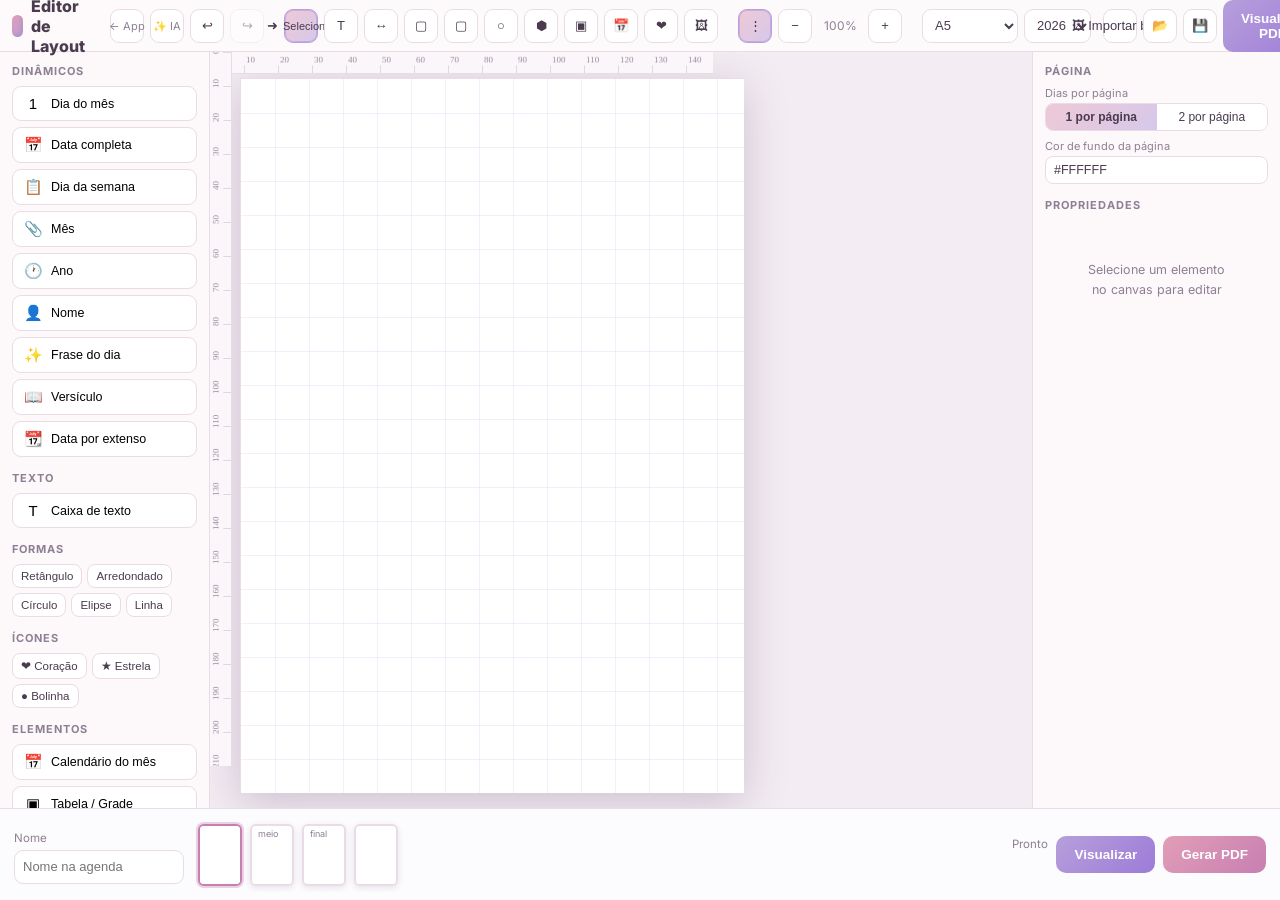
<file: templates/editor.html>
<!DOCTYPE html>
<html lang="pt-BR">
<head>
<meta charset="UTF-8">
<meta name="viewport" content="width=device-width, initial-scale=1.0">
<title>Editor de Layout - Agenda Creator Pro</title>
<link rel="preconnect" href="https://fonts.googleapis.com">
<link rel="preconnect" href="https://fonts.gstatic.com" crossorigin>
<link href="https://fonts.googleapis.com/css2?family=Montserrat:wght@400;700&family=Poppins:wght@400;700&family=Lato:wght@400;700&family=Open+Sans:wght@400;700&family=Nunito:wght@400;700&family=Roboto:wght@400;700&family=Inter:wght@400;700&family=Quicksand:wght@400;700&family=Playfair+Display:wght@400;700&family=Cormorant+Garamond:wght@400;700&family=Caveat:wght@400;700&family=Patrick+Hand&family=Indie+Flower&family=Shadows+Into+Light&family=Dancing+Script:wght@400;700&family=Great+Vibes&family=Pacifico&family=Amatic+SC:wght@400;700&display=swap" rel="stylesheet">
<style>
  :root {
    --rose: #F6E3EA; --rose-2: #EEC9D6; --rose-3: #E19EB6;
    --lilac: #EBE4F6; --lilac-2: #D6C8EA; --lilac-3: #B79FDB;
    --ink: #4A3B4F; --muted: #8D7F94; --panel: #FDF9FB;
    --line: #E9DCE5; --accent: #C77FB2; --accent-2: #9C7BD8;
    --danger: #E0526E; --ok: #5FA97C;
  }
  * { box-sizing: border-box; margin: 0; padding: 0; }
  html, body { height: 100%; }
  body {
    font-family: 'Inter', -apple-system, BlinkMacSystemFont, 'Segoe UI', sans-serif;
    background: linear-gradient(160deg, var(--rose), var(--lilac));
    color: var(--ink); overflow: hidden; display: flex; flex-direction: column;
  }

  /* ── Top bar ─────────────────────────── */
  #topbar {
    height: 52px; background: rgba(255,255,255,0.82); backdrop-filter: blur(8px);
    border-bottom: 1px solid var(--line); display: flex; align-items: center;
    gap: 6px; padding: 0 12px; flex: 0 0 auto; z-index: 20;
  }
  #topbar .brand { display: flex; align-items: center; gap: 8px; margin-right: 8px; font-weight: 800; }
  #topbar .brand .dot {
    width: 22px; height: 22px; border-radius: 7px;
    background: linear-gradient(135deg, var(--rose-3), var(--lilac-3));
    box-shadow: inset -2px -2px 4px rgba(0,0,0,0.08);
  }
  .tb-btn {
    min-width: 34px; height: 34px; padding: 0 9px; border: 1px solid var(--line);
    background: #fff; border-radius: 9px; cursor: pointer; color: var(--ink);
    font-size: 13px; display: inline-flex; align-items: center; justify-content: center;
    gap: 5px; transition: all .12s; white-space: nowrap;
  }
  .tb-btn:hover { border-color: var(--rose-3); background: var(--rose); }
  .tb-btn.active { background: linear-gradient(135deg, var(--rose-2), var(--lilac-2)); border-color: var(--lilac-3); box-shadow: inset 0 0 0 1px rgba(156,123,216,.35); }
  .tb-btn:disabled { opacity: .4; cursor: not-allowed; }
  .tb-sep { width: 1px; height: 26px; background: var(--line); margin: 0 4px; }
  .spacer { flex: 1; }
  .sel {
    height: 34px; padding: 0 8px; border: 1px solid var(--line); border-radius: 9px;
    background: #fff; color: var(--ink); font-size: 13px; cursor: pointer;
  }

  /* ── Workspace ───────────────────────── */
  #workspace { flex: 1 1 auto; display: flex; min-height: 0; }

  /* left library */
  #left { width: 210px; background: var(--panel); border-right: 1px solid var(--line); overflow-y: auto; padding: 12px; flex: 0 0 auto; }
  #left h3 { font-size: 11px; text-transform: uppercase; letter-spacing: 1px; color: var(--muted); margin: 14px 0 8px; }
  #left h3:first-child { margin-top: 0; }
  .lib-item {
    display: flex; align-items: center; gap: 8px; width: 100%; padding: 8px 10px;
    border: 1px solid var(--line); border-radius: 9px; background: #fff; cursor: pointer;
    font-size: 12.5px; margin-bottom: 6px; text-align: left; transition: all .12s;
  }
  .lib-item:hover { border-color: var(--rose-3); background: var(--rose); transform: translateX(2px); }
  .lib-item .ic { width: 20px; text-align: center; font-size: 15px; }
  .lib-sub { display: flex; flex-wrap: wrap; gap: 5px; margin-bottom: 6px; }
  .lib-chip {
    padding: 5px 8px; border: 1px solid var(--line); border-radius: 8px; background: #fff;
    font-size: 11.5px; cursor: pointer; color: var(--ink); transition: all .12s;
  }
  .lib-chip:hover { background: var(--lilac); border-color: var(--lilac-3); }
  .lib-note { font-size: 11px; color: var(--muted); margin-top: 10px; line-height: 1.5; }
  #bgToggleWrap { border: 1px dashed var(--lilac-3); border-radius: 10px; padding: 10px; margin-top: 4px; background: #FBF8FD; }
  #bgToggleWrap label { display: flex; align-items: center; gap: 6px; font-size: 12px; margin: 4px 0; cursor: pointer; }
  #bgToggleWrap input[type=checkbox] { accent-color: var(--accent); }

  /* center canvas */
  #center { flex: 1 1 auto; position: relative; overflow: auto; background: #F3ECF2; }
  #rulersWrap { position: sticky; top: 0; left: 0; z-index: 15; pointer-events: none; }
  #rulerH { position: absolute; top: 0; left: 0; height: 22px; background: #FBF6F9; border-bottom: 1px solid var(--line); overflow: hidden; }
  #rulerV { position: absolute; top: 0; left: 0; width: 22px; background: #FBF6F9; border-right: 1px solid var(--line); overflow: hidden; }
  #stageWrap { position: relative; margin: 26px 30px; display: inline-block; }
  #stage {
    background: #fff; box-shadow: 0 10px 40px rgba(90,60,110,.25); position: relative;
    border: 1px solid var(--line);
  }
  #canvas { display: block; }
  #stage.drop-over { outline: 3px dashed #E85D9E; outline-offset: -8px; background: rgba(232,93,158,.06); }
  #divider2dpp { position: absolute; left: 0; right: 0; top: 50%; height: 0; border-top: 2px dashed var(--accent); opacity: .6; display: none; pointer-events: none; }
  #divider2dpp span { position: absolute; right: 6px; top: -9px; background: var(--panel); font-size: 10px; color: var(--accent); padding: 0 6px; border-radius: 6px; }
  #stageHud { position: absolute; bottom: -26px; left: 0; font-size: 11px; color: var(--muted); white-space: nowrap; }
  #guidesOverlay { position: absolute; inset: 0; pointer-events: none; }
  .guide-line { position: absolute; background: rgba(199,127,178,.7); width: 1px; height: 100%; }
  .guide-line.h { width: 100%; height: 1px; }

  /* right properties */
  #right { width: 248px; background: var(--panel); border-left: 1px solid var(--line); overflow-y: auto; padding: 12px; flex: 0 0 auto; }
  #right h3 { font-size: 11px; text-transform: uppercase; letter-spacing: 1px; color: var(--muted); margin: 14px 0 8px; }
  #right h3:first-child { margin-top: 0; }
  #right .empty { color: var(--muted); font-size: 12.5px; text-align: center; padding: 40px 6px; line-height: 1.6; }
  .prop { margin-bottom: 8px; }
  .prop label { display: block; font-size: 11px; color: var(--muted); margin-bottom: 3px; }
  .prop input[type=text], .prop input[type=number], .prop select, .prop textarea {
    width: 100%; padding: 6px 8px; border: 1px solid var(--line); border-radius: 8px;
    font-size: 12.5px; color: var(--ink); background: #fff;
  }
  .prop textarea { resize: vertical; min-height: 44px; }
  .prop-row { display: flex; gap: 6px; }
  .prop-row > div { flex: 1; }
  .swatches { display: flex; flex-wrap: wrap; gap: 5px; }
  .swatch {
    width: 22px; height: 22px; border-radius: 6px; border: 2px solid #fff; cursor: pointer;
    box-shadow: 0 0 0 1px var(--line); position: relative;
  }
  .swatch.active { box-shadow: 0 0 0 2px var(--accent); }
  .row-btns { display: flex; gap: 6px; flex-wrap: wrap; }
  .mini-btn {
    flex: 1; padding: 7px 4px; border: 1px solid var(--line); border-radius: 8px; background: #fff;
    font-size: 11.5px; cursor: pointer; color: var(--ink); text-align: center; transition: all .12s;
  }
  .mini-btn:hover { border-color: var(--lilac-3); background: var(--lilac); }
  .mini-btn.danger:hover { background: #FDE7EC; border-color: var(--danger); color: var(--danger); }
  .seg { display: flex; border: 1px solid var(--line); border-radius: 8px; overflow: hidden; }
  .seg button { flex: 1; padding: 6px 0; border: none; background: #fff; font-size: 12px; cursor: pointer; color: var(--ink); }
  .seg button.active { background: linear-gradient(135deg, var(--rose-2), var(--lilac-2)); font-weight: 700; }

  /* bottom strip */
  #bottom {
    height: 92px; background: rgba(255,255,255,0.85); border-top: 1px solid var(--line);
    display: flex; align-items: center; gap: 12px; padding: 0 14px; flex: 0 0 auto; z-index: 20;
  }
  #bottom label { font-size: 11.5px; color: var(--muted); margin-right: 4px; }
  #thumbs { display: flex; gap: 8px; overflow-x: auto; padding: 6px 2px; flex: 1; }
  .thumb {
    width: 44px; height: 62px; border-radius: 6px; border: 2px solid var(--line); cursor: pointer;
    background: #fff; flex: 0 0 auto; box-shadow: 0 2px 6px rgba(90,60,110,.12); overflow: hidden; position: relative;
  }
  .thumb.active { border-color: var(--accent); box-shadow: 0 0 0 2px rgba(199,127,178,.35); }
  .thumb canvas { width: 100%; height: 100%; display: block; }
  .thumb .num { position: absolute; left: 3px; top: 2px; font-size: 9px; color: var(--muted); background: rgba(255,255,255,.8); border-radius: 4px; padding: 0 3px; }
  #genBtns { display: flex; gap: 8px; }
  .btn {
    padding: 11px 18px; border: none; border-radius: 10px; font-size: 13.5px; font-weight: 700;
    cursor: pointer; transition: all .15s; color: #fff;
  }
  .btn:disabled { opacity: .5; cursor: not-allowed; }
  .btn-preview { background: linear-gradient(135deg, var(--lilac-3), var(--accent-2)); }
  .btn-generate { background: linear-gradient(135deg, var(--rose-3), var(--accent)); }
  .btn:hover:not(:disabled) { transform: translateY(-1px); box-shadow: 0 6px 18px rgba(160,100,150,.3); }

  /* status / toast */
  #status { font-size: 11.5px; color: var(--muted); max-width: 180px; line-height: 1.4; }
  #toast {
    position: fixed; bottom: 110px; left: 50%; transform: translateX(-50%) translateY(20px);
    background: var(--ink); color: #fff; padding: 10px 18px; border-radius: 10px; font-size: 13px;
    opacity: 0; transition: all .25s; z-index: 100; pointer-events: none;
  }
  #toast.show { opacity: 1; transform: translateX(-50%) translateY(0); }

  /* modal */
  #modal { position: fixed; inset: 0; background: rgba(70,50,80,.4); display: none; align-items: center; justify-content: center; z-index: 200; }
  #modal .box { background: #fff; border-radius: 16px; padding: 22px; width: 420px; max-width: 92vw; box-shadow: 0 20px 60px rgba(0,0,0,.25); }
  #modal h2 { font-size: 17px; margin-bottom: 6px; }
  #modal p { font-size: 13px; color: var(--muted); margin-bottom: 12px; }
  #modal .btn-row { display: flex; justify-content: flex-end; gap: 8px; margin-top: 12px; }
  #modal .btn-ghost { background: #fff; border: 1px solid var(--line); color: var(--ink); padding: 9px 16px; border-radius: 9px; font-size: 13px; cursor: pointer; }
  #modal select, #modal input[type=text] { width: 100%; padding: 8px 10px; border: 1px solid var(--line); border-radius: 8px; font-size: 13px; margin: 4px 0; }
  #modalList { max-height: 200px; overflow-y: auto; border: 1px solid var(--line); border-radius: 10px; }
  #modalList .item { display: flex; align-items: center; gap: 8px; padding: 8px 10px; border-bottom: 1px solid #F3ECF2; cursor: pointer; font-size: 13px; }
  #modalList .item:hover { background: var(--lilac); }
  #modalList .item .del { margin-left: auto; color: var(--danger); cursor: pointer; padding: 2px 6px; }
</style>
</head>
<body>

<div id="topbar">
  <div class="brand"><span class="dot"></span> Editor de Layout</div>
  <a href="/" class="tb-btn" style="text-decoration:none;color:var(--muted);font-size:11px;" title="Voltar ao app">&#x2190; App</a>
  <a href="/ia" class="tb-btn" style="text-decoration:none;color:var(--muted);font-size:11px;" title="IA Smart Beta">&#x2728; IA</a>
  <button class="tb-btn" id="btnUndo" title="Desfazer (Ctrl+Z)">&#x21A9;</button>
  <button class="tb-btn" id="btnRedo" title="Refazer (Ctrl+Y)">&#x21AA;</button>
  <div class="tb-sep"></div>
  <button class="tb-btn" data-tool="select" title="Selecionar (V)">&#x279C; <span style="font-size:11px;">Selecionar</span></button>
  <button class="tb-btn" data-tool="text" title="Texto">T</button>
  <button class="tb-btn" data-tool="line" title="Linha">&#x2194;</button>
  <button class="tb-btn" data-tool="rect" title="Retângulo">&#x25A2;</button>
  <button class="tb-btn" data-tool="rounded_rect" title="Retângulo arredondado">&#x25A2;</button>
  <button class="tb-btn" data-tool="circle" title="Círculo">&#x25CB;</button>
  <button class="tb-btn" data-tool="ellipse" title="Elipse">&#x2B22;</button>
  <button class="tb-btn" data-tool="grid" title="Tabela / Grade">&#x25A3;</button>
  <button class="tb-btn" data-tool="calendar" title="Calendário">&#x1F4C5;</button>
  <button class="tb-btn" data-tool="decoration" title="Ícone / Decoração">&#x2764;</button>
  <button class="tb-btn" data-tool="image" title="Imagem">&#x1F5BC;</button>
  <div class="tb-sep"></div>
  <button class="tb-btn" id="btnGrid" title="Grade">&#x22EE;</button>
  <button class="tb-btn" id="btnZoomOut">&#x2212;</button>
  <span id="zoomLabel" style="font-size:12px;color:var(--muted);min-width:44px;text-align:center;">100%</span>
  <button class="tb-btn" id="btnZoomIn">+</button>
  <div class="tb-sep"></div>
  <select class="sel" id="selFormato" title="Formato da página">
    <option value="A5">A5</option>
    <option value="QUADRADO">Quadrado</option>
  </select>
  <select class="sel" id="selAno" title="Ano"></select>
  <div class="spacer"></div>
  <button class="tb-btn" id="btnImportBase" title="Importar imagem base de trabalho">&#x1F5BC; Importar base</button>
  <button class="tb-btn" id="btnLoad" title="Carregar layout">&#x1F4C2;</button>
  <button class="tb-btn" id="btnSave" title="Salvar (Ctrl+S)">&#x1F4BE;</button>
  <button class="btn btn-preview" id="btnPreview">Visualizar PDF</button>
  <button class="btn btn-generate" id="btnGenerate">Gerar PDF (365 dias)</button>
</div>

<div id="workspace">
  <div id="left">
    <h3>Dinâmicos</h3>
    <button class="lib-item" data-token="{DIA}"><span class="ic">1</span> Dia do mês</button>
    <button class="lib-item" data-token="{DATA}"><span class="ic">&#x1F4C5;</span> Data completa</button>
    <button class="lib-item" data-token="{DIA_SEMANA}"><span class="ic">&#x1F4CB;</span> Dia da semana</button>
    <button class="lib-item" data-token="{MES_CAP}"><span class="ic">&#x1F4CE;</span> Mês</button>
    <button class="lib-item" data-token="{ANO}"><span class="ic">&#x1F550;</span> Ano</button>
    <button class="lib-item" data-token="{NOME}"><span class="ic">&#x1F464;</span> Nome</button>
    <button class="lib-item" data-token="{FRASE}"><span class="ic">&#x2728;</span> Frase do dia</button>
    <button class="lib-item" data-token="{VERSICULO}"><span class="ic">&#x1F4D6;</span> Versículo</button>
    <button class="lib-item" data-token="{DATA_EXTENSO}"><span class="ic">&#x1F4C6;</span> Data por extenso</button>
    <h3>Texto</h3>
    <button class="lib-item" data-addtext="Título"><span class="ic">T</span> Caixa de texto</button>
    <h3>Formas</h3>
    <div class="lib-sub">
      <button class="lib-chip" data-shape="rect">Retângulo</button>
      <button class="lib-chip" data-shape="rounded_rect">Arredondado</button>
      <button class="lib-chip" data-shape="circle">Círculo</button>
      <button class="lib-chip" data-shape="ellipse">Elipse</button>
      <button class="lib-chip" data-shape="line">Linha</button>
    </div>
    <h3>Ícones</h3>
    <div class="lib-sub">
      <button class="lib-chip" data-deco="heart">&#x2764; Coração</button>
      <button class="lib-chip" data-deco="star">&#x2605; Estrela</button>
      <button class="lib-chip" data-deco="circle">&#x25CF; Bolinha</button>
    </div>
    <h3>Elementos</h3>
    <button class="lib-item" data-addtype="calendar"><span class="ic">&#x1F4C5;</span> Calendário do mês</button>
    <button class="lib-item" data-addtype="grid"><span class="ic">&#x25A3;</span> Tabela / Grade</button>
    <button class="lib-item" data-addtype="image"><span class="ic">&#x1F5BC;</span> Imagem</button>
    <h3>Imagem base</h3>
    <div id="bgToggleWrap">
      <label><input type="checkbox" id="bgVisible" checked> Mostrar no canvas</label>
      <label><input type="checkbox" id="bgInPdf" checked> Incluir no PDF</label>
      <button class="mini-btn" id="btnClearBase">Remover imagem base</button>
    </div>
    <p class="lib-note">A IA nunca reposiciona elementos. Você controla 100% do layout — o gerador apenas repete as posições por todos os dias do ano.</p>
  </div>

  <div id="center">
    <div id="rulersWrap">
      <canvas id="rulerH"></canvas>
      <canvas id="rulerV"></canvas>
    </div>
    <div id="stageWrap">
      <div id="stage">
        <canvas id="canvas"></canvas>
        <div id="guidesOverlay"></div>
        <div id="divider2dpp"><span>2 dias por página</span></div>
      </div>
      <div id="stageHud"></div>
    </div>
  </div>

  <div id="right">
    <h3>Página</h3>
    <div class="prop">
      <label>Dias por página</label>
      <div class="seg" id="segPageType">
        <button data-pt="1dpp" class="active">1 por página</button>
        <button data-pt="2dpp">2 por página</button>
      </div>
    </div>
    <div class="prop">
      <label>Cor de fundo da página</label>
      <input type="text" id="bgColor" value="#FFFFFF">
    </div>
    <h3>Propriedades</h3>
    <div id="propArea"><div class="empty">Selecione um elemento<br>no canvas para editar</div></div>
  </div>
</div>

<div id="bottom">
  <div>
    <label for="selNome">Nome</label><br>
    <input type="text" id="selNome" class="sel" placeholder="Nome na agenda" style="width:170px;margin-top:4px;" value="">
  </div>
  <div id="thumbs"></div>
  <div id="genBtns">
    <div id="status">Pronto</div>
    <button class="btn btn-preview" id="btnPreview2">Visualizar</button>
    <button class="btn btn-generate" id="btnGenerate2">Gerar PDF</button>
  </div>
</div>

<div id="modal">
  <div class="box" id="modalBox"></div>
</div>

<input type="file" id="fileImg" accept="image/png,image/jpeg,image/webp,image/gif" style="display:none">
<input type="file" id="fileBase" accept="image/png,image/jpeg,image/webp,image/gif" style="display:none">
<div id="toast"></div>

<script>
"use strict";

// ── Page geometry ───────────────────────────────────────────────────────
const PAGE_SIZES = { A5: [148, 210], QUADRADO: [210, 210] };
const PT_PER_MM = 2.83465;

// ── Fonts (mirrors engine/fonts.py FONT_OPTIONS) ────────────────────────
const FONTS = [
  ["Montserrat","Montserrat"],["Poppins","Poppins"],["Lato","Lato"],
  ["Open Sans","Open Sans"],["Nunito","Nunito"],["Roboto","Roboto"],
  ["Inter","Inter"],["Quicksand","Quicksand"],["Playfair Display","Playfair Display"],
  ["Cormorant Garamond","Cormorant Garamond"],["Caveat","Caveat (manuscrita)"],
  ["Patrick Hand","Patrick Hand (manuscrita)"],["Indie Flower","Indie Flower (manuscrita)"],
  ["Shadows Into Light","Shadows Into Light (manuscrita)"],["Dancing Script","Dancing Script (script)"],
  ["Great Vibes","Great Vibes (calligraphy)"],["Pacifico","Pacifico (script retrô)"],
  ["Amatic SC","Amatic SC (decorativa)"]
];
const PALETTE = [
  "#333333","#FFFFFF","#000000","#E85D9E","#9C7BD8","#4A90D9","#5FA97C",
  "#E0A93A","#E0526E","#F5E9D5","#F6E3EA","#EBE4F6","#EEF5FF","#F0F5EC"
];
const SAMPLE_DATE = { y: 2026, m: 1, d: 1 }; // used only to preview dynamic tokens

// ── State ───────────────────────────────────────────────────────────────
const state = {
  formato: "A5", page_type: "1dpp", year: 2026, nome: "",
  scale: 3.4, zoom: 1,
  tool: "select",
  elements: [],
  background: { type: "color", color: "#FFFFFF", image: null, visible: true, include_in_pdf: true },
  selected: null,
  grid: true, guides: [],
  history: [], future: [],
  layoutId: null,
  autosaveTimer: null,
  drawing: null,
};

let canvas, ctx, stage, pageW, pageH;
let nextId = 1;
let dirty = false;
const imgCache = {};
let bgImageObj = null;

function getImage(src, onload) {
  if (imgCache[src]) return imgCache[src];
  const img = new Image();
  img.onload = () => { imgCache[src] = img; if (onload) onload(); };
  img.src = src;
  return img;
}
function loadBgImage() {
  bgImageObj = null;
  if (!state.background.image) { renderAll(); return; }
  bgImageObj = getImage(state.background.image, () => renderAll());
}

// ── Element factory ─────────────────────────────────────────────────────
function newEl(type, over) {
  const el = Object.assign({ id: "el" + (nextId++), type, x: 20, y: 20, w: 40, h: 20, rotation: 0, opacity: 1, layer: 0 }, over || {});
  if (type === "text") {
    Object.assign(el, { text: over && over.text || "Texto", font: "Montserrat", font_size: 14, bold: false, italic: false, color: "#333333", align: "left", line_height: 1.2, dynamic: false });
  } else if (type === "line") {
    Object.assign(el, { color: "#999999", border_width: 0.5, dashed: "none", vertical: false });
  } else if (type === "image") {
    Object.assign(el, { image: null });
  } else if (type === "calendar") {
    Object.assign(el, { show_header: true, color: "#333333", fill: "#FFFFFF", border_color: "#CCCCCC" });
  } else if (type === "grid") {
    Object.assign(el, { cols: 7, rows: 6, fill: "#FFFFFF", border_color: "#CCCCCC", border_width: 0.4 });
  } else if (type === "decoration") {
    Object.assign(el, { shape: "heart", color: "#E85D9E" });
  } else {
    Object.assign(el, { fill: "#FFFFFF", border_color: "#CCCCCC", border_width: 0.5, radius: 0, dashed: "none" });
  }
  return el;
}

// ── Dynamic substitution (mirror of backend build_substitutions) ────────
const DAYS = ["SEGUNDA","TERCA","QUARTA","QUINTA","SEXTA","SABADO","DOMINGO"];
const DAYS_LONG = ["SEGUNDA-FEIRA","TERCA-FEIRA","QUARTA-FEIRA","QUINTA-FEIRA","SEXTA-FEIRA","SABADO","DOMINGO"];
const MONTHS = ["janeiro","fevereiro","marco","abril","maio","junho","julho","agosto","setembro","outubro","novembro","dezembro"];
function buildSubs(date) {
  const doy = Math.floor((new Date(date.y, date.m-1, date.d) - new Date(date.y,0,1)) / 86400000) + 1;
  const wd = new Date(date.y, date.m-1, date.d).getDay(); // 0=Sunday
  const diaSemana = wd === 0 ? 6 : wd - 1;
  const m = date.m - 1;
  return {
    "DIA": String(date.d), "DIA_NUM": String(date.d).padStart(2,"0"),
    "DATA": ("0"+date.d).slice(-2)+"/"+("0"+date.m).slice(-2)+"/"+date.y,
    "DATA_EXTENSO": date.d+" de "+MONTHS[m]+" de "+date.y,
    "DIA_SEMANA": DAYS[diaSemana], "DIA_SEMANA_EXTENSO": DAYS_LONG[diaSemana],
    "MES": MONTHS[m], "MES_CAP": MONTHS[m].charAt(0).toUpperCase()+MONTHS[m].slice(1),
    "MES_NUM": ("0"+date.m).slice(-2), "ANO": String(date.y),
    "NOME": state.nome || "[Nome]",
    "FRASE": "Frase de prosperidade do dia...", "VERSICULO": "Versículo diário...", "REFERENCIA": "",
    "PAGINA": "1 / 365", "ANO_CAL": String(date.y)
  };
}
function subText(t, subs) { return t.replace(/\{([A-Z0-9_]+)\}/g, (_, k) => subs[k] !== undefined ? subs[k] : "{"+k+"}"); }

// ── Canvas setup ────────────────────────────────────────────────────────
function pagePx() { return [PAGE_SIZES[state.formato][0]*state.scale, PAGE_SIZES[state.formato][1]*state.scale]; }
function mm2px(mm) { return mm * state.scale; }
function px2mm(px) { return px / state.scale; }
function pt2px(pt) { return pt * (state.scale / PT_PER_MM); }
function fontCss(el, extra) {
  const fam = (el.font || "Montserrat").replace(/ \(.*\)/,"").replace(/ /g,"+");
  const w = el.bold ? 700 : 400;
  const st = el.italic ? "italic" : "normal";
  return (st + " " + w + " " + pt2px(el.font_size) + "px '" + fam + "', sans-serif").replace(/^normal /,"");
}

function setupCanvas() {
  canvas = document.getElementById("canvas");
  ctx = canvas.getContext("2d");
  stage = document.getElementById("stage");
  resize();
}
function resize() {
  const [w,h] = pagePx();
  const dpr = window.devicePixelRatio || 1;
  canvas.width = Math.round(w*dpr); canvas.height = Math.round(h*dpr);
  canvas.style.width = w+"px"; canvas.style.height = h+"px";
  stage.style.width = w+"px"; stage.style.height = h+"px";
  document.getElementById("divider2dpp").style.display = state.page_type === "2dpp" ? "block" : "none";
  pageW = w; pageH = h;
  drawRulers();
  renderAll();
  updateThumbs();
}

// ── Rulers ──────────────────────────────────────────────────────────────
function drawRulers() {
  const rh = document.getElementById("rulerH"), rv = document.getElementById("rulerV");
  const [w,h] = pagePx();
  const dpr = window.devicePixelRatio || 1;
  rh.width = w*dpr; rh.height = 22*dpr; rh.style.width = w+"px";
  rv.width = 22*dpr; rv.height = h*dpr; rv.style.height = h+"px";
  const ch = rh.getContext("2d"), cv = rv.getContext("2d");
  ch.setTransform(dpr,0,0,dpr,0,0); cv.setTransform(dpr,0,0,dpr,0,0);
  ch.fillStyle = "#FBF6F9"; ch.fillRect(0,0,w,22);
  cv.fillStyle = "#FBF6F9"; cv.fillRect(0,0,22,h);
  ch.strokeStyle = "#E4D5E0"; cv.strokeStyle = "#E4D5E0";
  ch.fillStyle = "#9A88A0"; cv.fillStyle = "#9A88A0";
  ch.font = "9px Inter"; cv.font = "9px Inter";
  const mmStep = state.zoom >= 1.5 ? 5 : 10;
  const pxPerMM = state.scale;
  ch.beginPath(); cv.beginPath();
  for (let m = 0; m <= PAGE_SIZES[state.formato][0]; m += mmStep) {
    const x = m*pxPerMM;
    ch.moveTo(x+0.5, 14); ch.lineTo(x+0.5, 22);
    ch.fillText(m, x+2, 11);
  }
  for (let m = 0; m <= PAGE_SIZES[state.formato][1]; m += mmStep) {
    const y = m*pxPerMM;
    cv.moveTo(14, y+0.5); cv.lineTo(22, y+0.5);
    cv.save(); cv.translate(9, y+2); cv.rotate(-Math.PI/2); cv.fillText(m, 0, 0); cv.restore();
  }
  ch.stroke(); cv.stroke();
}

// ── Rendering (WYSIWYG mirror of backend _draw_element) ─────────────────
function renderAll() {
  const [w,h] = pagePx();
  ctx.setTransform(1,0,0,1,0,0);
  ctx.clearRect(0,0,w,h);
  const dpr = window.devicePixelRatio || 1;
  ctx.setTransform(dpr,0,0,dpr,0,0);
  drawBackground();
  const subs = buildSubs(SAMPLE_DATE);
  const sorted = state.elements.slice().sort((a,b) => (a.layer||0)-(b.layer||0));
  for (const el of sorted) drawElement(ctx, el, subs);
  if (state.selected) drawSelection();
  if (state.grid) drawGrid();
}

function drawBackground() {
  const [w,h] = pagePx();
  ctx.fillStyle = state.background.color || "#FFFFFF";
  ctx.fillRect(0,0,w,h);
  if (state.background.image && state.background.visible && bgImageObj && bgImageObj.complete && bgImageObj.naturalWidth) {
    const iw = bgImageObj.naturalWidth, ih = bgImageObj.naturalHeight;
    const s = Math.min(w/iw, h/ih);
    ctx.drawImage(bgImageObj, (w-iw*s)/2, (h-ih*s)/2, iw*s, ih*s);
  }
}

function wrapLines(text, fontCssStr, sizePx, maxW) {
  const lines = [];
  for (const raw of text.split("\n")) {
    let line = "";
    for (const word of raw.split(" ")) {
      const trial = (line ? line + " " : "") + word;
      ctx.font = fontCssStr;
      if (ctx.measureText(trial).width <= maxW || !line) line = trial;
      else { lines.push(line); line = word; }
    }
    lines.push(line);
  }
  return lines;
}

function drawText(el, subs, ox, oy) {
  const text = subText(el.text || "", subs);
  if (!text.trim()) return;
  const sizePx = pt2px(el.font_size);
  const lh = el.line_height || 1.2;
  const fontStr = fontCss(el);
  const lines = wrapLines(text, fontStr, sizePx, el.w*state.scale);
  const lineH = sizePx * 1.25 * lh;
  const totalH = lines.length * lineH;
  const w = el.w*state.scale, h = el.h*state.scale;
  const x = ox, y = oy;
  let baseline0 = h - lineH;
  if (totalH < h) baseline0 = (h + totalH)/2 - lineH;
  ctx.font = fontStr;
  ctx.textBaseline = "alphabetic";
  ctx.fillStyle = el.color || "#333333";
  lines.forEach((lt, i) => {
    const base = y + baseline0 - i*lineH;
    if (base < y - lineH) return;
    if (el.align === "center") ctx.textAlign = "center", ctx.fillText(lt, x + w/2, base);
    else if (el.align === "right") ctx.textAlign = "right", ctx.fillText(lt, x + w, base);
    else ctx.textAlign = "left", ctx.fillText(lt, x + 2*state.scale, base);
  });
}

function drawCalendar(el, subs, ox, oy) {
  const size = 7;
  const sizePx = pt2px(size);
  const x = ox, y = oy, w = el.w*state.scale, h = el.h*state.scale;
  const year = SAMPLE_DATE.y, month = SAMPLE_DATE.m;
  const firstW = new Date(year, month-1, 1).getDay();
  const nDays = new Date(year, month, 0).getDate();
  ctx.font = (el.bold?700:400)+" "+(size+1)+"pt "+fontFamily(el.font);
  ctx.fillStyle = el.color || "#333333";
  ctx.textAlign = "center";
  if (el.show_header) {
    ctx.font = "bold "+(size+1)+"pt "+fontFamily(el.font);
    ctx.fillText(month+"/"+year, x+w/2, y+size+4);
  }
  const top = el.show_header ? y + size*2.6*state.scale : y;
  const bodyH = el.show_header ? (y+h - top) : h;
  const cols = 7;
  const rows = Math.max(1, Math.ceil((firstW + nDays)/7));
  const cw = w/cols, ch = bodyH/Math.max(rows,1);
  const dayLabels = ["D","S","T","Q","Q","S","S"];
  ctx.font = "bold "+(size*0.8)+"pt "+fontFamily(el.font);
  ctx.fillStyle = el.color || "#333333";
  ctx.textAlign = "center";
  dayLabels.forEach((l,c) => ctx.fillText(l, x + c*cw + cw/2, top + size));
  ctx.font = (size)+"pt "+fontFamily(el.font);
  for (let i=0;i<nDays;i++){
    const r = Math.floor((firstW+i)/cols), c = (firstW+i)%cols;
    if (r >= rows) break;
    const cx = x + c*cw + cw/2, cy = top + (r+1)*ch - ch*0.55;
    if (i+1 === SAMPLE_DATE.d) {
      ctx.beginPath(); ctx.arc(cx, cy - size, size*1.4, 0, 2*Math.PI);
      ctx.fillStyle = el.fill || "#FFFFFF"; ctx.fill();
      ctx.strokeStyle = el.border_color || "#CCCCCC"; ctx.lineWidth = 1; ctx.stroke();
      ctx.fillStyle = el.color || "#333333";
    }
    ctx.fillText(String(i+1), cx, cy);
  }
}

function drawDecoration(el, ox, oy) {
  const x = ox, y = oy, w = el.w*state.scale, h = el.h*state.scale;
  const cx = x + w/2, cy = y + h/2, r = Math.min(w,h)/2.5;
  ctx.fillStyle = el.color || "#E85D9E";
  ctx.strokeStyle = el.color || "#E85D9E";
  ctx.beginPath();
  if (el.shape === "heart") {
    ctx.arc(cx - r*0.3, cy + r*0.15, r*0.35, 0, 2*Math.PI);
    ctx.arc(cx + r*0.3, cy + r*0.15, r*0.35, 0, 2*Math.PI);
    ctx.moveTo(cx - r*0.6, cy + r*0.2); ctx.lineTo(cx, cy - r*0.6); ctx.lineTo(cx + r*0.6, cy + r*0.2);
    ctx.closePath(); ctx.fill();
  } else if (el.shape === "star") {
    for (let i=0;i<10;i++){
      const ang = Math.PI/2 + i*Math.PI/5;
      const rad = i%2===0 ? r : r*0.4;
      const px = cx + rad*Math.cos(ang), py = cy + rad*Math.sin(ang);
      i===0 ? ctx.moveTo(px,py) : ctx.lineTo(px,py);
    }
    ctx.closePath(); ctx.fill();
  } else {
    ctx.arc(cx, cy, r, 0, 2*Math.PI); ctx.fill();
  }
}

function drawElement(g, el, subs) {
  const rot = ((el.rotation||0) % 360 + 360) % 360;
  const opacity = el.opacity === undefined ? 1 : el.opacity;
  if (opacity <= 0) return;
  g.save();
  g.globalAlpha = opacity;
  if (rot !== 0) {
    const cx = (el.x + el.w/2)*state.scale, cy = (el.y + el.h/2)*state.scale;
    g.translate(cx, cy);
    g.rotate(rot * Math.PI/180);
    g.translate(-el.w*state.scale/2, -el.h*state.scale/2);
    drawElementBody(g, el, subs, 0, 0);
  } else {
    drawElementBody(g, el, subs, el.x*state.scale, el.y*state.scale);
  }
  g.restore();
}

function drawElementBody(g, el, subs, ox, oy) {
  const w = el.w*state.scale, h = el.h*state.scale;
  const x = ox, y = oy;
  g.lineWidth = (el.border_width||0.5)*state.scale;
  g.strokeStyle = el.border_color || el.color || "#CCCCCC";
  g.fillStyle = el.fill || el.color || "#FFFFFF";
  g.setLineDash(el.dashed && el.dashed !== "none" ? [Math.max(2,(el.border_width||0.5)*state.scale*2), Math.max(2,(el.border_width||0.5)*state.scale*2)] : []);
  switch (el.type) {
    case "text": drawText(el, subs, x, y); break;
    case "line":
      if (el.vertical) { g.beginPath(); g.moveTo(x+w/2,y); g.lineTo(x+w/2,y+h); }
      else { g.beginPath(); g.moveTo(x,y+h/2); g.lineTo(x+w,y+h/2); }
      g.lineWidth = (el.border_width||0.5)*state.scale;
      g.strokeStyle = el.color || "#999999"; g.stroke(); break;
    case "rect":
    case "rounded_rect":
      g.beginPath();
      if (el.type === "rounded_rect" || (el.radius||0) > 0) {
        const rad = Math.max(el.radius||0, 2)*state.scale;
        g.roundRect(x, y, w, h, rad);
      } else g.rect(x, y, w, h);
      g.fill(); g.stroke(); break;
    case "circle":
      g.beginPath(); g.arc(x+w/2, y+h/2, Math.min(w,h)/2, 0, 2*Math.PI); g.fill(); g.stroke(); break;
    case "ellipse":
      g.beginPath(); g.ellipse(x+w/2, y+h/2, w/2, h/2, 0, 0, 2*Math.PI); g.fill(); g.stroke(); break;
    case "grid":
    case "table":
      g.fillStyle = el.fill || "#FFFFFF"; g.fillRect(x, y, w, h);
      g.strokeStyle = el.border_color || "#CCCCCC"; g.lineWidth = (el.border_width||0.4)*state.scale;
      for (let c=0;c<=(el.cols||7);c++){ g.beginPath(); g.moveTo(x + w*(c/(el.cols||7)), y); g.lineTo(x + w*(c/(el.cols||7)), y+h); g.stroke(); }
      for (let r=0;r<=(el.rows||6);r++){ g.beginPath(); g.moveTo(x, y + h*(r/(el.rows||6))); g.lineTo(x+w, y + h*(r/(el.rows||6))); g.stroke(); }
      break;
    case "calendar": drawCalendar(el, subs, x, y); break;
    case "decoration": drawDecoration(el, x, y); break;
    case "image":
      if (el.image) {
        const img = getImage(el.image, () => renderAll());
        if (img.complete && img.naturalWidth) g.drawImage(img, x, y, w, h);
      }
      break;
  }
  g.setLineDash([]);
}

function fontFamily(name) { return (name||"Montserrat").replace(/ \(.*\)/,"").replace(/ /g,"+"); }

// ── Selection / handles ─────────────────────────────────────────────────
function selectedEl() { return state.elements.find(e => e.id === state.selected) || null; }
function drawSelection() {
  const el = selectedEl(); if (!el) return;
  const x = el.x*state.scale, y = el.y*state.scale, w = el.w*state.scale, h = el.h*state.scale;
  ctx.save();
  ctx.strokeStyle = "#C77FB2"; ctx.lineWidth = 1.2; ctx.setLineDash([4,3]);
  ctx.strokeRect(x, y, w, h);
  ctx.setLineDash([]);
  const s = 5;
  const pts = [[0,0],[0.5,0],[1,0],[1,0.5],[1,1],[0.5,1],[0,1],[0,0.5]];
  ctx.fillStyle = "#fff"; ctx.strokeStyle = "#C77FB2"; ctx.lineWidth = 1;
  for (const [fx,fy] of pts) {
    const hx = x + fx*w, hy = y + fy*h;
    ctx.beginPath(); ctx.fillRect(hx-s/2, hy-s/2, s, s); ctx.strokeRect(hx-s/2, hy-s/2, s, s);
  }
  // rotate handle
  ctx.beginPath(); ctx.arc(x+w/2, y-12, 5, 0, 2*Math.PI);
  ctx.fillStyle = "#C77FB2"; ctx.fill();
  ctx.beginPath(); ctx.moveTo(x+w/2, y-6); ctx.lineTo(x+w/2, y); ctx.stroke();
  ctx.restore();
}

function drawGrid() {
  ctx.save();
  ctx.strokeStyle = "rgba(156,123,216,.12)"; ctx.lineWidth = 1;
  ctx.beginPath();
  for (let m = 10; m < PAGE_SIZES[state.formato][0]; m += 10) {
    ctx.moveTo(m*state.scale+0.5, 0); ctx.lineTo(m*state.scale+0.5, pageH);
  }
  for (let m = 10; m < PAGE_SIZES[state.formato][1]; m += 10) {
    ctx.moveTo(0, m*state.scale+0.5); ctx.lineTo(pageW, m*state.scale+0.5);
  }
  ctx.stroke();
  ctx.restore();
}

// ── Hit testing ─────────────────────────────────────────────────────────
function hitTest(mx, my) {
  const sorted = state.elements.slice().sort((a,b) => (b.layer||0)-(a.layer||0));
  for (const el of sorted) {
    if (mx >= el.x && mx <= el.x+el.w && my >= el.y && my <= el.y+el.h) return el;
  }
  return null;
}

function hitHandle(p) {
  const el = selectedEl(); if (!el) return null;
  const x = el.x*state.scale, y = el.y*state.scale, w = el.w*state.scale, h = el.h*state.scale;
  const px = p.x*state.scale, py = p.y*state.scale, s = 7;
  const names = ["nw","n","ne","e","se","s","sw","w"];
  const pts = [[0,0],[0.5,0],[1,0],[1,0.5],[1,1],[0.5,1],[0,1],[0,0.5]];
  for (let i = 0; i < pts.length; i++) {
    const hx = x + pts[i][0]*w, hy = y + pts[i][1]*h;
    if (Math.abs(px-hx) <= s && Math.abs(py-hy) <= s) return { corner: names[i], el };
  }
  if (Math.abs(px-(x+w/2)) <= s && Math.abs(py-(y-12)) <= s) return { corner: "rotate", el };
  return null;
}

// ── Interactions ────────────────────────────────────────────────────────
let drag = null;
function canvasPoint(e) {
  const r = canvas.getBoundingClientRect();
  return { x: px2mm(e.clientX - r.left), y: px2mm(e.clientY - r.top) };
}

function onDown(e) {
  const p = canvasPoint(e);
  if (state.tool !== "select") { startDrawTool(e); return; }
  const hh = hitHandle(p);
  if (hh) {
    drag = {
      type: hh.corner === "rotate" ? "rotate" : "resize", corner: hh.corner, id: hh.el.id,
      start: { x: p.x, y: p.y },
      orig: { x: hh.el.x, y: hh.el.y, w: hh.el.w, h: hh.el.h, rotation: hh.el.rotation || 0 },
    };
    select(hh.el.id);
    e.preventDefault();
    return;
  }
  const el = hitTest(p.x, p.y);
  const prev = selectedEl();
  if (el && prev && el.id === prev.id) {
    drag = { type: "move", id: el.id, start: { x: p.x, y: p.y }, orig: { x: el.x, y: el.y } };
  } else if (el) {
    select(el.id); drag = { type: "move", id: el.id, start: { x: p.x, y: p.y }, orig: { x: el.x, y: el.y } };
  } else {
    state.selected = null; renderAll(); updateProps();
  }
  if (drag) e.preventDefault();
}

function onMove(e) {
  const p = canvasPoint(e);
  if (!drag) {
    if (state.tool === "select" && state.selected) {
      const h = hitHandle(p);
      canvas.style.cursor = h ? (h.corner === "rotate" ? "crosshair" : "nwse-resize") : "default";
    }
    return;
  }
  const el = state.elements.find(o => o.id === drag.id);
  if (!el) return;
  if (drag.type === "move") {
    const dx = p.x - drag.start.x, dy = p.y - drag.start.y;
    el.x = Math.round((drag.orig.x + dx)*10)/10;
    el.y = Math.round((drag.orig.y + dy)*10)/10;
    if (state.guides.some(g => g.h)) snapToGuides(el);
    renderAll(); updateProps(); markDirty();
  } else if (drag.type === "resize" && drag.mode === "draw") {
    el.w = Math.max(1, Math.round((p.x - drag.orig.x)*10)/10);
    el.h = Math.max(1, Math.round((p.y - drag.orig.y)*10)/10);
    renderAll(); updateProps(); markDirty();
  } else if (drag.type === "resize") {
    const o = drag.orig, c = drag.corner, MIN = 1;
    let nx = o.x, ny = o.y, nw = o.w, nh = o.h;
    if (c.indexOf("e") >= 0) nw = o.w + (p.x - drag.start.x);
    if (c.indexOf("s") >= 0) nh = o.h + (p.y - drag.start.y);
    if (c.indexOf("w") >= 0) { nw = o.w - (p.x - drag.start.x); nx = o.x + (p.x - drag.start.x); }
    if (c.indexOf("n") >= 0) { nh = o.h - (p.y - drag.start.y); ny = o.y + (p.y - drag.start.y); }
    if (nw < MIN) { nx -= (MIN - nw); nw = MIN; }
    if (nh < MIN) { ny -= (MIN - nh); nh = MIN; }
    el.x = Math.round(nx*10)/10; el.y = Math.round(ny*10)/10;
    el.w = Math.round(nw*10)/10; el.h = Math.round(nh*10)/10;
    renderAll(); updateProps(); markDirty();
  } else if (drag.type === "rotate") {
    const cx = el.x + el.w/2, cy = el.y + el.h/2;
    const a0 = Math.atan2(drag.start.y - cy, drag.start.x - cx);
    const a1 = Math.atan2(p.y - cy, p.x - cx);
    let deg = (drag.orig.rotation + (a1 - a0) * 180 / Math.PI);
    el.rotation = Math.round((((deg % 360) + 360) % 360) * 10) / 10;
    renderAll(); updateProps(); markDirty();
  }
}

function onUp() { if (drag) { drag = null; snapshot(); } }

function snapToGuides(el) {
  for (const g of state.guides) {
    if (g.h) { if (Math.abs(el.y - g.pos) < 1.5) el.y = g.pos; }
    else { if (Math.abs(el.x - g.pos) < 1.5) el.x = g.pos; }
  }
}

function startDrawTool(e) {
  const p = canvasPoint(e);
  let el = null;
  if (state.tool === "text") {
    el = newEl("text", { x: p.x, y: p.y, w: 70, h: 12 });
    el.text = "Texto";
  } else if (state.tool === "image") {
    openImagePicker(el => {
      if (el) { el.x = Math.round((p.x - el.w/2)*10)/10; el.y = Math.round((p.y - el.h/2)*10)/10; renderAll(); snapshot(); }
    });
    return;
  } else {
    const type = state.tool;
    el = newEl(type, { x: p.x, y: p.y, w: 45, h: 26 });
    drag = { type: "resize", id: el.id, start: { x: p.x, y: p.y }, orig: { x: el.x, y: el.y, w: el.w, h: el.h }, mode: "draw" };
  }
  state.elements.push(el);
  select(el.id);
  renderAll(); updateProps(); snapshot();
}

// ── Keyboard ────────────────────────────────────────────────────────────
document.addEventListener("keydown", (e) => {
  const t = e.target;
  if (t && (t.tagName === "INPUT" || t.tagName === "TEXTAREA" || t.tagName === "SELECT")) {
    if (e.key === "Escape") t.blur();
    return;
  }
  const el = selectedEl();
  if ((e.ctrlKey || e.metaKey) && e.key.toLowerCase() === "z") { undo(); e.preventDefault(); return; }
  if ((e.ctrlKey || e.metaKey) && e.key.toLowerCase() === "y") { redo(); e.preventDefault(); return; }
  if ((e.ctrlKey || e.metaKey) && e.key.toLowerCase() === "s") { saveLayout(); e.preventDefault(); return; }
  if ((e.ctrlKey || e.metaKey) && e.key.toLowerCase() === "c") { copyEl(); e.preventDefault(); return; }
  if ((e.ctrlKey || e.metaKey) && e.key.toLowerCase() === "d") { duplicateEl(); e.preventDefault(); return; }
  if (e.key === "Delete" || e.key === "Backspace") { if (el) removeEl(el.id); return; }
  if (el) {
    const step = e.shiftKey ? 0.1 : 1;
    const k = e.key;
    if (k === "ArrowUp") { el.y = Math.round((el.y - step)*10)/10; renderAll(); updateProps(); markDirty(); snapshot(); }
    else if (k === "ArrowDown") { el.y = Math.round((el.y + step)*10)/10; renderAll(); updateProps(); markDirty(); snapshot(); }
    else if (k === "ArrowLeft") { el.x = Math.round((el.x - step)*10)/10; renderAll(); updateProps(); markDirty(); snapshot(); }
    else if (k === "ArrowRight") { el.x = Math.round((el.x + step)*10)/10; renderAll(); updateProps(); markDirty(); snapshot(); }
    else if (k === "v") state.tool = "select", updateToolbar();
  }
});

// ── Toolbar / tool state ────────────────────────────────────────────────
function updateToolbar() {
  document.querySelectorAll("[data-tool]").forEach(b => b.classList.toggle("active", b.dataset.tool === state.tool));
  document.querySelectorAll("#segPageType button").forEach(b => b.classList.toggle("active", b.dataset.pt === state.page_type));
  document.getElementById("btnUndo").disabled = state.history.length === 0;
  document.getElementById("btnRedo").disabled = state.future.length === 0;
}
document.querySelectorAll("[data-tool]").forEach(b => b.addEventListener("click", () => {
  if (b.dataset.tool === "image") { addImageFromPicker(); return; }
  state.tool = b.dataset.tool; updateToolbar();
}));

function select(id) { state.selected = id; renderAll(); updateProps(); }

// ── Properties panel ────────────────────────────────────────────────────
const COLOR_FIELDS = { text:["color"], line:["color"], rect:["fill","border_color"], rounded_rect:["fill","border_color"], circle:["fill","border_color"], ellipse:["fill","border_color"], grid:["fill","border_color"], calendar:["color","fill","border_color"], decoration:["color"] };

function updateProps() {
  const area = document.getElementById("propArea");
  const el = selectedEl();
  if (!el) { area.innerHTML = '<div class="empty">Selecione um elemento<br>no canvas para editar</div>'; return; }
  let html = "";
  const num = (v, f) => `<input type="number" step="0.1" value="${Math.round(v*10)/10}" data-f="${f}">`;
  html += `<div class="prop"><label>Posição (mm)</label><div class="prop-row">
    <div>X ${num(el.x,"x")}</div><div>Y ${num(el.y,"y")}</div></div></div>`;
  html += `<div class="prop"><label>Tamanho (mm)</label><div class="prop-row">
    <div>Larg ${num(el.w,"w")}</div><div>Alt ${num(el.h,"h")}</div></div></div>`;
  html += `<div class="prop"><label>Rotação (graus)</label>${num(el.rotation,"rotation")}</div>`;
  html += `<div class="prop"><label>Opacidade</label><input type="range" min="0" max="100" value="${Math.round((el.opacity||1)*100)}" data-f="opacity"></div>`;
  if (el.type === "text") {
    html += `<div class="prop"><label>Texto</label><textarea data-f="text">${esc(el.text)}</textarea></div>`;
    html += `<div class="prop"><label>Fonte</label><select data-f="font">${FONTS.map(([k,l]) => `<option value="${k}" ${el.font===k?"selected":""}>${l}</option>`).join("")}</select></div>`;
    html += `<div class="prop"><label>Tamanho (pt)</label><input type="number" step="0.5" value="${el.font_size}" data-f="font_size"></div>`;
    html += `<div class="prop"><label>Alinhamento</label><div class="seg">
      <button data-f="align" data-v="left" class="${el.align==='left'?'active':''}">Esquerda</button>
      <button data-f="align" data-v="center" class="${el.align==='center'?'active':''}">Centro</button>
      <button data-f="align" data-v="right" class="${el.align==='right'?'active':''}">Direita</button></div></div>`;
    html += `<div class="prop"><label>Espaçamento de linha</label><input type="number" step="0.05" value="${el.line_height||1.2}" data-f="line_height"></div>`;
    html += `<div class="prop-row" style="gap:6px;"><button class="mini-btn" data-f="bold" data-toggle="1">${el.bold?'<b>B</b>':'B'}</button>
      <button class="mini-btn" data-f="italic" data-toggle="1">${el.italic?'<i>I</i>':'I'}</button></div>`;
  } else if (el.type === "line") {
    html += `<div class="prop"><label>Espessura (mm)</label><input type="number" step="0.1" value="${el.border_width||0.5}" data-f="border_width"></div>`;
    html += `<div class="prop"><label>Estilo</label><select data-f="dashed">
      <option value="none" ${el.dashed==='none'?'selected':''}>Sólida</option>
      <option value="dashed" ${el.dashed==='dashed'?'selected':''}>Tracejada</option>
      <option value="dotted" ${el.dashed==='dotted'?'selected':''}>Pontilhada</option></select></div>`;
    html += `<div class="prop-row" style="gap:6px;"><button class="mini-btn" data-f="vertical" data-toggle="1">${el.vertical?'<b>Vertical</b>':'Horizontal'}</button></div>`;
  } else if (el.type === "grid" || el.type === "table") {
    html += `<div class="prop"><label>Colunas</label><input type="number" min="1" max="60" value="${el.cols||7}" data-f="cols"></div>`;
    html += `<div class="prop"><label>Linhas</label><input type="number" min="1" max="60" value="${el.rows||6}" data-f="rows"></div>`;
    html += `<div class="prop"><label>Espessura (mm)</label><input type="number" step="0.05" value="${el.border_width||0.4}" data-f="border_width"></div>`;
  } else if (el.type === "calendar") {
    html += `<div class="prop-row" style="gap:6px;"><button class="mini-btn" data-f="show_header" data-toggle="1">${el.show_header?'<b>Mostrar título</b>':'Mostrar título'}</button></div>`;
  } else if (el.type === "decoration") {
    html += `<div class="prop"><label>Forma</label><select data-f="shape">
      <option value="heart" ${el.shape==='heart'?'selected':''}>Coração</option>
      <option value="star" ${el.shape==='star'?'selected':''}>Estrela</option>
      <option value="circle" ${el.shape==='circle'?'selected':''}>Bolinha</option></select></div>`;
  } else if (el.type === "image") {
    html += `<div class="prop"><button class="mini-btn" onclick="replaceImage()">Trocar imagem</button></div>`;
  }
  const fields = COLOR_FIELDS[el.type] || [];
  if (fields.length) {
    html += `<div class="prop"><label>${fields.length>1?'Cores':'Cor'}</label>`;
    fields.forEach(f => {
      const label = f === "fill" ? "Preench." : f === "border_color" ? "Contorno" : "Cor";
      html += `<div style="font-size:11px;color:var(--muted);margin:4px 0 2px;">${label}</div>`;
      html += `<div class="swatches" data-field="${f}">${PALETTE.map(c => `<span class="swatch ${(el[f]||'').toUpperCase()===c?'active':''}" style="background:${c}" data-c="${c}"></span>`).join("")}</div>`;
    });
    html += `</div>`;
  }
  html += `<div class="prop"><label>Camada</label><div class="row-btns">
    <button class="mini-btn" id="btnFront">Frente</button>
    <button class="mini-btn" id="btnBack">Trás</button>
    <button class="mini-btn" id="btnDup">Duplicar</button>
    <button class="mini-btn danger" id="btnDel">Excluir</button></div></div>`;
  area.innerHTML = html;

  area.querySelectorAll("[data-f]").forEach(inp => {
    const f = inp.dataset.f;
    const apply = () => {
      let v;
      if (inp.type === "number") v = parseFloat(inp.value) || 0;
      else if (inp.dataset.toggle) v = !el[f];
      else if (inp.dataset.v !== undefined) v = inp.dataset.v;
      else v = inp.value;
      if (f === "opacity") v = (parseFloat(v) || 0) / 100;
      el[f] = v;
      renderAll(); updateProps(); markDirty(); snapshot();
    };
    const live = () => {
      let v;
      if (inp.type === "number") v = parseFloat(inp.value) || 0;
      else if (inp.dataset.v !== undefined) v = inp.dataset.v;
      else v = inp.value;
      if (f === "opacity") v = (parseFloat(v) || 0) / 100;
      el[f] = v;
      renderAll(); markDirty();
    };
    if (inp.dataset.toggle || inp.dataset.v !== undefined) inp.addEventListener("click", apply);
    else { inp.addEventListener("input", live); inp.addEventListener("change", () => snapshot()); }
  });
  area.querySelectorAll(".swatches").forEach(sw => {
    sw.querySelectorAll(".swatch").forEach(s => s.addEventListener("click", () => {
      el[sw.dataset.field] = s.dataset.c; renderAll(); updateProps(); markDirty(); snapshot();
    }));
  });
  area.querySelectorAll("#btnFront, #btnBack").forEach(b => b.addEventListener("click", () => {
    const z = el.layer || 0;
    const all = state.elements.map(e => e.layer || 0);
    const max = Math.max(...all), min = Math.min(...all);
    el.layer = b.id === "btnFront" ? max + 1 : min - 1;
    renderAll(); markDirty(); snapshot();
  }));
  document.getElementById("btnDup").addEventListener("click", duplicateEl);
  document.getElementById("btnDel").addEventListener("click", () => removeEl(el.id));
}
function esc(s) { return (s||"").replace(/&/g,"&amp;").replace(/</g,"&lt;").replace(/>/g,"&gt;").replace(/"/g,"&quot;"); }

// ── Actions ─────────────────────────────────────────────────────────────
function addToken(token) {
  const el = newEl("text", { text: token, w: 90, h: 16, font_size: 20, bold: true, align: "center", color: "#4A3B4F" });
  el.x = Math.max(10, (PAGE_SIZES[state.formato][0] - el.w)/2);
  el.y = 20 + state.elements.length*18 % 120;
  state.elements.push(el); select(el.id); snapshot();
  toast("Elemento dinâmico adicionado: " + token);
}
function addTextSample() {
  const el = newEl("text", { x: 20, y: 30, w: 80, h: 12, font_size: 14, color: "#4A3B4F" });
  state.elements.push(el); select(el.id); snapshot();
}
function addShape(shape) {
  const el = newEl(shape === "line" ? "line" : shape, { x: 25, y: 30, w: shape==="line"?70:40, h: shape==="line"?1:40, fill: "#F6E3EA", border_color: "#C77FB2", border_width: 0.6 });
  if (shape === "circle") el.fill = "#F6E3EA";
  state.elements.push(el); select(el.id); snapshot();
}
function addDecoration(shape) {
  const el = newEl("decoration", { x: 25, y: 30, w: 12, h: 12, shape, color: "#E85D9E" });
  state.elements.push(el); select(el.id); snapshot();
}
function addType(type) {
  let el;
  if (type === "calendar") el = newEl("calendar", { x: 45, y: 70, w: 58, h: 40 });
  else if (type === "grid") el = newEl("grid", { x: 15, y: 100, w: 118, h: 40 });
  else if (type === "image") { openImagePicker(im => { if (im) { state.elements.push(im); select(im.id); snapshot(); } }); return; }
  state.elements.push(el); select(el.id); snapshot();
}

function duplicateEl() {
  const el = selectedEl(); if (!el) return;
  const copy = JSON.parse(JSON.stringify(el));
  copy.id = "el" + (nextId++);
  copy.x += 3; copy.y += 3; copy.layer = (copy.layer||0)+1;
  state.elements.push(copy); select(copy.id); snapshot();
}
function removeEl(id) {
  state.elements = state.elements.filter(e => e.id !== id);
  if (state.selected === id) state.selected = null;
  renderAll(); updateProps(); markDirty(); snapshot();
}
function copyEl() { const el = selectedEl(); if (el) clipboardEl = JSON.parse(JSON.stringify(el)); }
let clipboardEl = null;

function readImageFile(f, cb) {
  const reader = new FileReader();
  reader.onload = () => {
    const img = new Image();
    img.onload = () => {
      const mmW = Math.max(10, Math.round(img.naturalWidth / 40));
      const mmH = Math.max(10, Math.round(img.naturalHeight / 40));
      const el = newEl("image", { x: 20, y: 20, w: mmW, h: mmH });
      el.image = reader.result;
      cb(el);
    };
    img.src = reader.result;
  };
  reader.readAsDataURL(f);
}
function openImagePicker(cb) {
  const inp = document.getElementById("fileImg");
  inp.onchange = () => {
    const f = inp.files[0];
    inp.value = "";
    if (!f) return;
    readImageFile(f, cb);
  };
  inp.click();
}
function addImageFromPicker() {
  openImagePicker(el => {
    if (!el) return;
    const [pw, ph] = PAGE_SIZES[state.formato];
    el.x = Math.round(((pw - el.w) / 2) * 10) / 10;
    el.y = Math.round(((ph - el.h) / 2) * 10) / 10;
    state.elements.push(el); select(el.id); renderAll(); updateProps(); snapshot();
    toast("Imagem anexada ao layout");
  });
}
function attachImageAtPoint(el, cx, cy) {
  const [pw, ph] = PAGE_SIZES[state.formato];
  el.x = Math.round((Math.max(0, Math.min(pw, cx)) - el.w / 2) * 10) / 10;
  el.y = Math.round((Math.max(0, Math.min(ph, cy)) - el.h / 2) * 10) / 10;
  state.elements.push(el); select(el.id); renderAll(); updateProps(); snapshot();
}
function replaceImage() {
  openImagePicker(el => {
    const cur = selectedEl(); if (cur && cur.type === "image" && el) { cur.image = el.image; renderAll(); markDirty(); snapshot(); }
  });
}

// ── Drag & drop / colar imagens ─────────────────────────────────────────
const dropTarget = document.getElementById("stage");
let dropActive = false;
dropTarget.addEventListener("dragover", (e) => { e.preventDefault(); if (!dropActive) { dropActive = true; dropTarget.classList.add("drop-over"); } });
dropTarget.addEventListener("dragleave", (e) => { if (!dropTarget.contains(e.relatedTarget)) { dropActive = false; dropTarget.classList.remove("drop-over"); } });
dropTarget.addEventListener("drop", (e) => {
  e.preventDefault(); dropActive = false; dropTarget.classList.remove("drop-over");
  const f = e.dataTransfer && e.dataTransfer.files && e.dataTransfer.files[0];
  if (f && f.type && f.type.indexOf("image") === 0) {
    const p = canvasPoint(e);
    readImageFile(f, el => { attachImageAtPoint(el, p.x, p.y); toast("Imagem anexada ao layout"); });
  } else {
    toast("Solte um arquivo de imagem");
  }
});
document.addEventListener("paste", (e) => {
  const items = e.clipboardData && e.clipboardData.items;
  if (!items) return;
  for (const it of items) {
    if (it.type && it.type.indexOf("image") === 0) {
      e.preventDefault();
      const f = it.getAsFile();
      if (!f) continue;
      readImageFile(f, el => {
        const [pw, ph] = PAGE_SIZES[state.formato];
        attachImageAtPoint(el, pw / 2, ph / 2);
        toast("Imagem colada no layout");
      });
      return;
    }
  }
});

// ── History ─────────────────────────────────────────────────────────────
function snapshot() {
  state.history.push(JSON.stringify({ elements: state.elements, background: state.background }));
  if (state.history.length > 100) state.history.shift();
  state.future = [];
  updateToolbar();
}
function undo() {
  if (!state.history.length) return;
  state.future.push(JSON.stringify({ elements: state.elements, background: state.background }));
  restoreState(state.history.pop());
}
function redo() {
  if (!state.future.length) return;
  state.history.push(JSON.stringify({ elements: state.elements, background: state.background }));
  restoreState(state.future.pop());
}
function restoreState(s) {
  const data = JSON.parse(s);
  state.elements = data.elements; state.background = data.background;
  state.selected = null; renderAll(); updateProps(); updateToolbar(); markDirty();
}

// ── Background base image ───────────────────────────────────────────────
document.getElementById("btnImportBase").addEventListener("click", () => document.getElementById("fileBase").click());
document.getElementById("fileBase").addEventListener("change", (e) => {
  const f = e.target.files[0]; if (!f) return;
  const reader = new FileReader();
  reader.onload = () => { state.background.image = reader.result; state.background.visible = true; state.background.include_in_pdf = true; loadBgImage(); snapshot(); toast("Imagem base importada"); };
  reader.readAsDataURL(f);
});
document.getElementById("btnClearBase").addEventListener("click", () => { state.background.image = null; loadBgImage(); markDirty(); snapshot(); });
document.getElementById("bgVisible").addEventListener("change", (e) => { state.background.visible = e.target.checked; renderAll(); });
document.getElementById("bgInPdf").addEventListener("change", (e) => { state.background.include_in_pdf = e.target.checked; markDirty(); });
document.getElementById("bgColor").addEventListener("input", (e) => { state.background.color = e.target.value || "#FFFFFF"; renderAll(); markDirty(); });

// ── Page config ─────────────────────────────────────────────────────────
document.getElementById("selFormato").addEventListener("change", (e) => {
  state.formato = e.target.value; renderAll(); resize();
});
document.getElementById("selAno").addEventListener("change", (e) => { state.year = parseInt(e.target.value); markDirty(); });
for (let y = new Date().getFullYear(); y <= new Date().getFullYear()+1; y++) {
  const o = document.createElement("option"); o.value = y; o.textContent = y; if (y === state.year) o.selected = true;
  document.getElementById("selAno").appendChild(o);
}
document.getElementById("segPageType").addEventListener("click", (e) => {
  const b = e.target.closest("button"); if (!b) return;
  state.page_type = b.dataset.pt; updateToolbar(); resize(); markDirty();
});
document.getElementById("selNome").addEventListener("input", (e) => { state.nome = e.target.value; renderAll(); markDirty(); });

// ── Library wiring ──────────────────────────────────────────────────────
document.querySelectorAll("[data-token]").forEach(b => b.addEventListener("click", () => addToken(b.dataset.token)));
document.querySelectorAll("[data-addtext]").forEach(b => b.addEventListener("click", () => addTextSample()));
document.querySelectorAll("[data-shape]").forEach(b => b.addEventListener("click", () => addShape(b.dataset.shape)));
document.querySelectorAll("[data-deco]").forEach(b => b.addEventListener("click", () => addDecoration(b.dataset.deco)));
document.querySelectorAll("[data-addtype]").forEach(b => b.addEventListener("click", () => addType(b.dataset.addtype)));

// ── Zoom / grid / guides ────────────────────────────────────────────────
document.getElementById("btnZoomIn").addEventListener("click", () => setZoom(state.zoom + 0.25));
document.getElementById("btnZoomOut").addEventListener("click", () => setZoom(Math.max(0.25, state.zoom - 0.25)));
function setZoom(z) {
  state.zoom = Math.round(z*100)/100;
  state.scale = 3.4 * state.zoom;
  document.getElementById("zoomLabel").textContent = Math.round(state.zoom*100)+"%";
  resize();
}
document.getElementById("btnGrid").addEventListener("click", () => { state.grid = !state.grid; document.getElementById("btnGrid").classList.toggle("active", state.grid); renderAll(); });
document.getElementById("btnGrid").classList.add("active");

// ── Thumbnails (client-side mini render) ────────────────────────────────
function updateThumbs() {
  const wrap = document.getElementById("thumbs");
  wrap.innerHTML = "";
  const count = state.page_type === "2dpp" ? 4 : 4;
  for (let i = 0; i < count; i++) {
    const d = document.createElement("div");
    d.className = "thumb" + (i === 0 ? " active" : "");
    const c = document.createElement("canvas");
    d.appendChild(c);
    const n = document.createElement("span"); n.className = "num"; n.textContent = i === 0 ? "1" : (i === 1 ? "meio" : (i === 2 ? "final" : ""));
    if (i > 0) d.appendChild(n);
    wrap.appendChild(d);
    const tctx = c.getContext("2d");
    c.width = 44; c.height = 62;
    renderThumb(tctx, 44, 62);
  }
}
function renderThumb(tctx, tw, th) {
  const [w,h] = pagePx();
  const s = tw / w;
  tctx.save();
  tctx.scale(s, s);
  tctx.fillStyle = state.background.color || "#FFFFFF";
  tctx.fillRect(0,0,w,h);
  if (state.background.image && state.background.visible && bgImageObj && bgImageObj.complete && bgImageObj.naturalWidth) {
    const iw = bgImageObj.naturalWidth, ih = bgImageObj.naturalHeight;
    const ss = Math.min(w/iw, h/ih);
    tctx.drawImage(bgImageObj, (w-iw*ss)/2, (h-ih*ss)/2, iw*ss, ih*ss);
  }
  const subs = buildSubs(SAMPLE_DATE);
  const sorted = state.elements.slice().sort((a,b) => (a.layer||0)-(b.layer||0));
  const fakeScale = state.scale;
  // reuse main render by temporarily switching ctx? Simpler: draw simplified shapes directly in mm coords via scale factor
  const mmS = tw / (PAGE_SIZES[state.formato][0] * state.scale);
  tctx.restore();
  drawThumbElements(tctx, sorted, subs, mmS, tw, th);
}
function drawThumbElements(tctx, els, subs, mmS, tw, th) {
  for (const el of els) {
    tctx.save();
    tctx.globalAlpha = el.opacity === undefined ? 1 : el.opacity;
    const x = el.x*state.scale*mmS, y = el.y*state.scale*mmS;
    const w = el.w*state.scale*mmS, h = el.h*state.scale*mmS;
    tctx.fillStyle = el.fill || el.color || "#FFFFFF";
    tctx.strokeStyle = el.border_color || el.color || "#CCCCCC";
    tctx.lineWidth = Math.max(0.5, (el.border_width||0.5)*state.scale*mmS);
    switch (el.type) {
      case "text":
        tctx.font = (el.bold?700:400)+" "+(el.font_size*state.scale*mmS/PT_PER_MM)+"px "+fontFamily(el.font);
        tctx.fillStyle = el.color || "#333333";
        tctx.textAlign = el.align === "center" ? "center" : el.align === "right" ? "right" : "left";
        tctx.fillText(subText(el.text||"", subs).split("\n")[0].slice(0,18),
          el.align==="center" ? x+w/2 : el.align==="right" ? x+w : x, y + el.font_size*state.scale*mmS/PT_PER_MM*0.8);
        break;
      case "rect": tctx.fillRect(x,y,w,h); tctx.strokeRect(x,y,w,h); break;
      case "rounded_rect": tctx.beginPath(); tctx.roundRect(x,y,w,h,Math.max(2,(el.radius||0)*state.scale*mmS)); tctx.fill(); tctx.stroke(); break;
      case "circle": tctx.beginPath(); tctx.arc(x+w/2,y+h/2,Math.min(w,h)/2,0,2*Math.PI); tctx.fill(); tctx.stroke(); break;
      case "ellipse": tctx.beginPath(); tctx.ellipse(x+w/2,y+h/2,w/2,h/2,0,0,2*Math.PI); tctx.fill(); tctx.stroke(); break;
      case "line": tctx.beginPath(); tctx.moveTo(x,y+h/2); tctx.lineTo(x+w,y+h/2); tctx.stroke(); break;
      case "grid": tctx.fillRect(x,y,w,h); tctx.strokeRect(x,y,w,h); break;
      case "decoration": tctx.beginPath(); tctx.arc(x+w/2,y+h/2,Math.min(w,h)/2.5,0,2*Math.PI); tctx.fillStyle = el.color; tctx.fill(); break;
    }
    tctx.restore();
  }
}

// ── Save / Load / Preview / Generate ────────────────────────────────────
function buildPayload() {
  return {
    id: state.layoutId, name: state.layoutId || "Layout", nome: state.nome,
    formato: state.formato, page_type: state.page_type, year: state.year,
    background: state.background, elements: state.elements
  };
}
function markDirty() {
  dirty = true;
  document.getElementById("status").textContent = "Alterações não salvas";
  clearTimeout(state.autosaveTimer);
  state.autosaveTimer = setTimeout(() => { if (dirty) saveLayout(true); }, 5000);
}
function toast(msg) {
  const t = document.getElementById("toast");
  t.textContent = msg; t.classList.add("show");
  clearTimeout(toast._t); toast._t = setTimeout(() => t.classList.remove("show"), 2200);
}
async function saveLayout(silent) {
  try {
    const r = await fetch("/api/editor/layout", { method: "POST", headers: {"Content-Type":"application/json"}, body: JSON.stringify(buildPayload()) });
    const j = await r.json();
    if (j.success) { state.layoutId = j.id; dirty = false; document.getElementById("status").textContent = "Salvo às " + new Date().toLocaleTimeString(); if (!silent) toast("Layout salvo"); }
    else throw new Error(j.error || "erro");
  } catch (err) { if (!silent) toast("Erro ao salvar: " + err.message); }
}
function modal(html) { const m = document.getElementById("modal"), b = document.getElementById("modalBox"); b.innerHTML = html; m.style.display = "flex"; }
function closeModal() { document.getElementById("modal").style.display = "none"; }
document.getElementById("modal").addEventListener("click", (e) => { if (e.target.id === "modal") closeModal(); });

document.getElementById("btnSave").addEventListener("click", () => saveLayout(false));
document.getElementById("btnLoad").addEventListener("click", async () => {
  const r = await fetch("/api/editor/layouts");
  const j = await r.json();
  const items = (j.layouts || []).map(l => `
    <div class="item" data-id="${l.id}">
      <span>${esc(l.name)} <span style="color:var(--muted);font-size:11px;">(${l.formato} · ${l.page_type})</span></span>
      <span class="del" data-del="${l.id}">&#128465;</span>
    </div>`).join("") || '<div style="padding:12px;color:var(--muted);font-size:12px;">Nenhum layout salvo</div>';
  modal(`<h2>Carregar layout</h2><p>Selecione um layout salvo:</p><div id="modalList">${items}</div>
    <div class="btn-row"><button class="btn-ghost" onclick="closeModal()">Cancelar</button></div>`);
  document.querySelectorAll("#modalList .item").forEach(it => it.addEventListener("click", async (e) => {
    if (e.target.classList.contains("del")) {
      const id = e.target.dataset.del;
      await fetch("/api/editor/layout/" + id, { method: "DELETE" });
      document.getElementById("btnLoad").click(); return;
    }
    const id = it.dataset.id;
    const rr = await fetch("/api/editor/layout/" + id);
    const jj = await rr.json();
    if (jj.error) return toast("Erro ao carregar");
    applyLayout(jj);
    closeModal();
  }));
});
function applyLayout(j) {
  state.elements = j.elements || [];
  state.background = Object.assign({ type:"color", color:"#FFFFFF", image:null, visible:true, include_in_pdf:true }, j.background || {});
  state.formato = (j.formato || "A5").toUpperCase();
  state.page_type = j.page_type === "2dpp" ? "2dpp" : "1dpp";
  state.year = j.year || new Date().getFullYear();
  state.nome = j.nome || "";
  state.layoutId = j.id || null;
  document.getElementById("selFormato").value = state.formato;
  document.getElementById("selNome").value = state.nome;
  for (const el of state.elements) nextId = Math.max(nextId, parseInt((el.id||"").replace(/\D/g,"")||0)+1);
  document.getElementById("bgColor").value = state.background.color || "#FFFFFF";
  document.getElementById("bgVisible").checked = state.background.visible !== false;
  document.getElementById("bgInPdf").checked = state.background.include_in_pdf !== false;
  loadBgImage();
  updateToolbar(); resize(); snapshot(); dirty = false;
  toast("Layout carregado");
}

async function runPDF(endpoint, btn) {
  btn.disabled = true;
  const label = btn.textContent;
  btn.textContent = "Gerando...";
  document.getElementById("status").textContent = "Gerando PDF...";
  try {
    if (dirty) await saveLayout(true);
    const r = await fetch(endpoint, { method: "POST", headers: {"Content-Type":"application/json"}, body: JSON.stringify(buildPayload()) });
    if (!r.ok) { const j = await r.json().catch(()=>({})); throw new Error(j.error || r.status); }
    const blob = await r.blob();
    const url = URL.createObjectURL(blob);
    const a = document.createElement("a");
    a.href = url;
    a.download = (r.headers.get("Content-Disposition") || "").match(/filename="([^"]+)"/) ? (r.headers.get("Content-Disposition").match(/filename="([^"]+)"/)[1]) : "agenda.pdf";
    document.body.appendChild(a); a.click(); a.remove();
    setTimeout(() => URL.revokeObjectURL(url), 4000);
    document.getElementById("status").textContent = "PDF gerado";
  } catch (err) {
    toast("Erro: " + err.message);
    document.getElementById("status").textContent = "Erro ao gerar PDF";
  } finally { btn.disabled = false; btn.textContent = label; }
}
document.getElementById("btnPreview").addEventListener("click", () => runPDF("/api/editor/preview", document.getElementById("btnPreview")));
document.getElementById("btnPreview2").addEventListener("click", () => runPDF("/api/editor/preview", document.getElementById("btnPreview2")));
document.getElementById("btnGenerate").addEventListener("click", () => runPDF("/api/editor/generate", document.getElementById("btnGenerate")));
document.getElementById("btnGenerate2").addEventListener("click", () => runPDF("/api/editor/generate", document.getElementById("btnGenerate2")));
document.getElementById("btnUndo").addEventListener("click", undo);
document.getElementById("btnRedo").addEventListener("click", redo);

// ── Init ────────────────────────────────────────────────────────────────
setupCanvas();
canvas.addEventListener("mousedown", onDown);
window.addEventListener("mousemove", onMove);
window.addEventListener("mouseup", onUp);
snapshot();
</script>
</body>
</html>
</file>
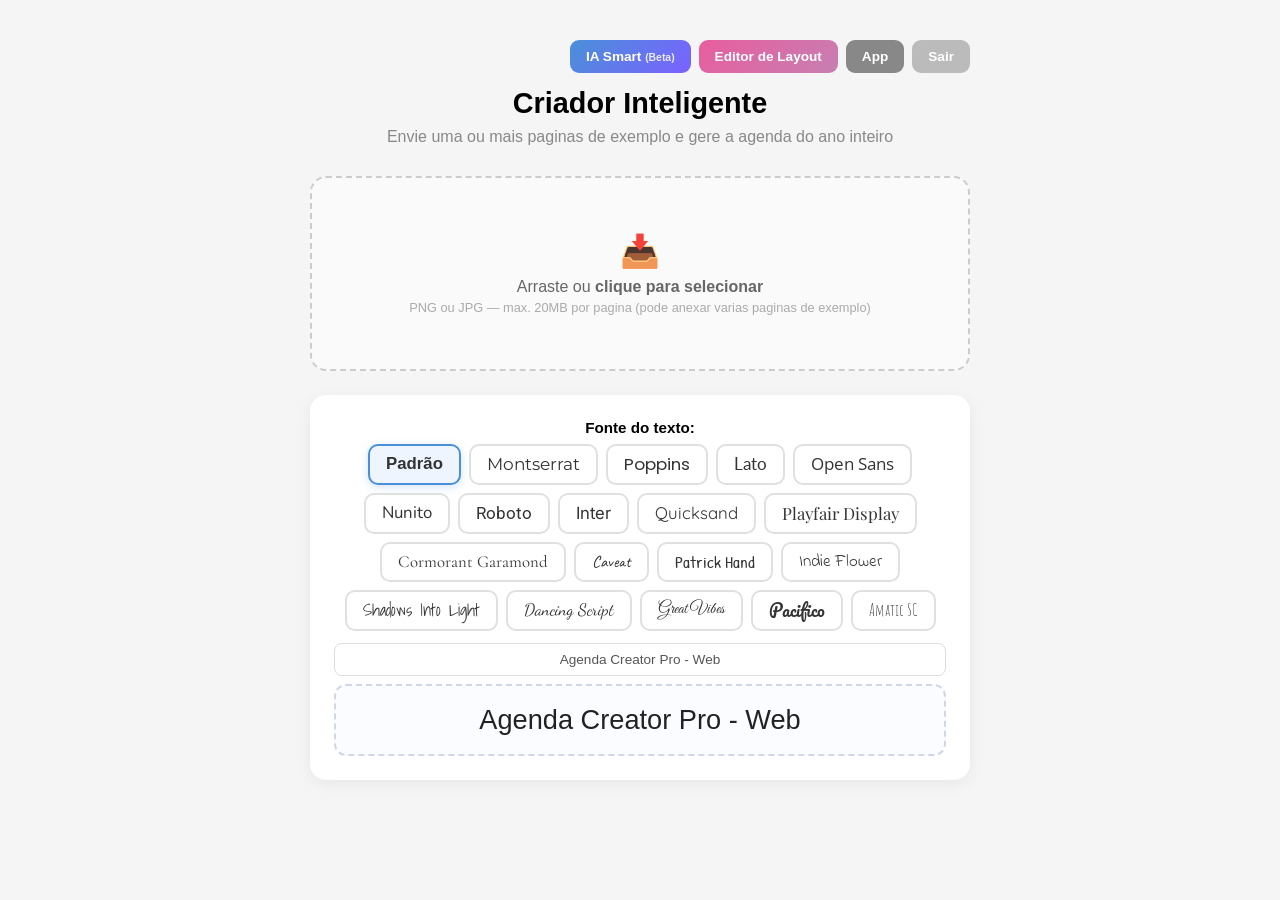
<file: templates/ia_creator.html>
<!DOCTYPE html>
<html lang="pt-BR">
<head>
  <meta charset="UTF-8">
  <meta name="viewport" content="width=device-width, initial-scale=1.0">
  <title>Criador Inteligente - Agenda Creator Pro</title>
  <link rel="preconnect" href="https://fonts.googleapis.com">
  <link rel="preconnect" href="https://fonts.gstatic.com" crossorigin>
  <link href="https://fonts.googleapis.com/css2?family=Amatic+SC:wght@400;700&family=Caveat:wght@400;700&family=Cormorant+Garamond:wght@400;700&family=Dancing+Script:wght@400;700&family=Great+Vibes&family=Indie+Flower&family=Inter:wght@400;700&family=Lato:wght@400;700&family=Montserrat:wght@400;700&family=Nunito:wght@400;700&family=Open+Sans:wght@400;700&family=Pacifico&family=Patrick+Hand&family=Playfair+Display:wght@400;700&family=Poppins:wght@400;700&family=Quicksand:wght@400;700&family=Roboto:wght@400;700&family=Shadows+Into+Light&display=swap" rel="stylesheet">
  <style>
    * { box-sizing: border-box; margin: 0; padding: 0; }
    body { font-family: -apple-system, BlinkMacSystemFont, 'Segoe UI', sans-serif; background: #f5f5f5; }
    .container { max-width: 700px; margin: 0 auto; padding: 40px 20px; text-align: center; }
    h1 { font-size: 1.8rem; font-weight: 800; margin-bottom: 8px; }
    .subtitle { color: #888; margin-bottom: 30px; }

    #uploadZone {
      border: 2px dashed #ccc; border-radius: 16px; padding: 50px 20px;
      background: #fafafa; cursor: pointer; transition: all 0.3s;
    }
    #uploadZone:hover { border-color: #4A90D9; background: #f0f6ff; }
    #uploadZone p { color: #666; margin: 4px 0; }

    #previewSection { display: none; margin-top: 20px; }
    #previewSection img { max-width: 100%; max-height: 350px; border-radius: 12px; box-shadow: 0 4px 12px rgba(0,0,0,0.1); }
    .thumb { width: 90px; border-radius: 10px; box-shadow: 0 2px 8px rgba(0,0,0,0.12); position: relative; }
    .thumb img { width: 90px; height: 120px; object-fit: cover; border-radius: 10px; }
    .thumb .tag { position: absolute; left: 4px; top: 4px; background: rgba(0,0,0,0.55); color: #fff; font-size: 0.6rem; padding: 2px 6px; border-radius: 6px; }

    #progressSection { display: none; margin-top: 24px; }
    .bar-bg { background: #e0e0e0; border-radius: 20px; height: 12px; overflow: hidden; }
    .bar-fill { height: 100%; width: 0%; background: linear-gradient(90deg, #4A90D9, #7B61FF); border-radius: 20px; transition: width 0.4s; }
    #progressMsg { margin-top: 10px; color: #666; font-size: 0.9rem; }

    #configSection { display: none; margin-top: 24px; background: #fff; border-radius: 16px; padding: 24px; box-shadow: 0 4px 16px rgba(0,0,0,0.06); }
    .config-row { display: flex; gap: 16px; justify-content: center; flex-wrap: wrap; margin-bottom: 16px; }
    .config-row label { font-weight: 600; font-size: 0.85rem; }
    .config-row select { padding: 8px 12px; border-radius: 8px; border: 1px solid #ddd; font-size: 0.9rem; }

    .font-grid { display: flex; gap: 8px; justify-content: center; flex-wrap: wrap; }
    .font-chip {
      padding: 10px 16px; border-radius: 10px; border: 2px solid #e0e0e0;
      background: #fff; cursor: pointer; font-size: 1.05rem; line-height: 1;
      transition: all 0.15s; color: #333;
    }
    .font-chip:hover { border-color: #7B61FF; }
    .font-chip.active { border-color: #4A90D9; background: #eef5ff; box-shadow: 0 2px 8px rgba(74,144,217,0.25); font-weight: 700; }

    .font-preview { margin-top: 12px; }
    .font-preview input {
      width: 100%; padding: 8px 12px; border-radius: 8px; border: 1px solid #ddd;
      font-size: 0.85rem; text-align: center; color: #555;
    }
    .font-preview-box {
      margin-top: 8px; padding: 18px 12px; border: 2px dashed #d0d7e5; border-radius: 12px;
      background: #fafcff; font-size: 1.7rem; color: #222; min-height: 64px;
      display: flex; align-items: center; justify-content: center; text-align: center;
      transition: font-family 0.15s; overflow-wrap: anywhere;
    }

    .color-grid { display: flex; gap: 10px; justify-content: center; flex-wrap: wrap; margin: 16px 0; }
    .swatch { text-align: center; }
    .swatch-box { width: 44px; height: 44px; border-radius: 8px; border: 2px solid #eee; margin: 0 auto 4px; }
    .swatch-label { font-size: 0.65rem; color: #888; }
    .swatch-hex { font-size: 0.6rem; color: #aaa; font-family: monospace; }

    .btn {
      padding: 12px 32px; border: none; border-radius: 10px; font-size: 1rem;
      font-weight: 700; cursor: pointer; transition: all 0.2s; margin: 4px;
    }
    .btn:disabled { opacity: 0.5; cursor: not-allowed; }
    .btn-primary { background: linear-gradient(135deg, #4A90D9, #7B61FF); color: #fff; }
    .btn-success { background: linear-gradient(135deg, #4CAF50, #2E7D32); color: #fff; }
    .btn-secondary { background: #f0f0f0; color: #666; }
    .btn:hover:not(:disabled) { transform: translateY(-1px); }

    #errorSection { display: none; margin-top: 20px; background: #FFF3E0; border-radius: 12px; padding: 20px; }
    #errorSection h3 { color: #E65100; margin-bottom: 8px; }
    #errorSection p { color: #BF360C; font-size: 0.9rem; }
  </style>
</head>
<body>
  <div class="container">
    <div style="display:flex;justify-content:flex-end;gap:8px;margin-bottom:14px;flex-wrap:wrap;">
      <a href="/ia" style="background:linear-gradient(135deg,#4A90D9,#7B61FF);color:#fff;padding:9px 16px;border-radius:9px;text-decoration:none;font-size:0.85rem;font-weight:600;">IA Smart <span style="font-size:0.65rem;opacity:.85;">(Beta)</span></a>
      <a href="/editor" style="background:linear-gradient(135deg,#E85D9E,#C77FB2);color:#fff;padding:9px 16px;border-radius:9px;text-decoration:none;font-size:0.85rem;font-weight:600;">Editor de Layout</a>
      <a href="/" style="background:#888;color:#fff;padding:9px 16px;border-radius:9px;text-decoration:none;font-size:0.85rem;font-weight:600;">App</a>
      <a href="/logout" style="background:#bbb;color:#fff;padding:9px 16px;border-radius:9px;text-decoration:none;font-size:0.85rem;font-weight:600;">Sair</a>
    </div>
    <h1>Criador Inteligente</h1>
    <p class="subtitle">Envie uma ou mais paginas de exemplo e gere a agenda do ano inteiro</p>

    <div id="uploadZone">
      <input type="file" id="fileInput" accept=".png,.jpg,.jpeg" multiple style="display:none">
      <p style="font-size:2rem;margin-bottom:8px;">&#128229;</p>
      <p>Arraste ou <b>clique para selecionar</b></p>
      <p style="font-size:0.8rem;color:#aaa;">PNG ou JPG — max. 20MB por pagina (pode anexar varias paginas de exemplo)</p>
    </div>

    <div id="fontSection" style="background:#fff;border-radius:16px;padding:24px;margin-top:24px;box-shadow:0 4px 16px rgba(0,0,0,0.06);">
      <label style="display:block; font-weight:600; font-size:0.95rem; margin-bottom:8px;">Fonte do texto:</label>
      <input type="hidden" id="selFont" value="">
      <div id="fontGrid" class="font-grid"></div>
      <div class="font-preview">
        <input type="text" id="fontPreviewText" value="Agenda Creator Pro - Web" maxlength="40" spellcheck="false">
        <div id="fontPreview" class="font-preview-box">Agenda Creator Pro - Web</div>
      </div>
    </div>

    <div id="previewSection">
      <div id="previewGrid" style="display:flex;gap:10px;justify-content:center;flex-wrap:wrap;"></div>
      <p id="fileInfo" style="color:#888;font-size:0.85rem;margin-top:8px;"></p>
    </div>

    <div id="progressSection">
      <div class="bar-bg"><div class="bar-fill" id="barFill"></div></div>
      <p id="progressMsg">Extraindo cores...</p>
    </div>

    <div id="errorSection">
      <h3>Erro</h3>
      <p id="errorMsg"></p>
      <button class="btn btn-secondary" onclick="resetAll()">Tentar Novamente</button>
    </div>

    <div id="configSection">
      <div class="color-grid" id="colorGrid"></div>

      <div id="aiCard" style="display:none;background:#f0f6ff;border:1px solid #bcd9f5;border-radius:12px;padding:16px;margin-bottom:16px;text-align:center;">
        <div style="font-weight:700;font-size:0.95rem;color:#1a4f8b;">Layout analisado da imagem</div>
        <div id="aiPageType" style="font-size:0.9rem;color:#333;margin-top:6px;"></div>
        <div id="aiDesc" style="font-size:0.8rem;color:#666;margin-top:4px;"></div>
      </div>
      <div id="aiHint" style="display:none;font-size:0.75rem;color:#888;text-align:center;margin:-8px 0 14px;">O layout vem das imagens de exemplo. Escolha o ano, o período e as cores — a agenda vai de 1 de janeiro a 31 de dezembro.</div>

      <div class="config-row">
        <div><label>Formato:</label><br>
          <select id="selFormat">
            <option value="A5">A5 (148x210mm)</option>
            <option value="A4">A4 (210x297mm)</option>
            <option value="QUADRADO">Quadrado (150x150mm)</option>
          </select>
        </div>
        <div><label>Ano:</label><br>
          <input type="number" id="selYear" min="1990" max="2100" value="2026" style="width:88px;padding:8px 12px;border-radius:8px;border:1px solid #ddd;font-size:0.9rem;">
        </div>
        <div><label>Período:</label><br>
          <select id="selDays">
            <option value="full" selected>Ano completo (1 Jan - 31 Dez)</option>
            <option value="7">7 dias</option>
            <option value="14">14 dias</option>
            <option value="30">30 dias</option>
            <option value="90">90 dias</option>
            <option value="180">180 dias</option>
          </select>
        </div>
      </div>
      <div class="config-row" style="align-items:center;">
        <div style="text-align:center;">
          <label>Cor da agenda:</label><br>
          <input type="color" id="colorPicker" value="#4A90D9" style="width:50px;height:36px;border:none;cursor:pointer;border-radius:8px;margin-top:4px;">
          <div style="font-size:0.7rem;color:#aaa;margin-top:2px;" id="colorHex">#4A90D9</div>
        </div>
        <div style="text-align:center;">
          <label>Cor do texto:</label><br>
          <input type="color" id="textColorPicker" value="#333333" style="width:50px;height:36px;border:none;cursor:pointer;border-radius:8px;margin-top:4px;">
          <div style="font-size:0.7rem;color:#aaa;margin-top:2px;" id="textColorHex">#333333</div>
        </div>
      </div>
      <div class="config-row" style="justify-content:center;gap:6px;margin-top:4px;">
        <label style="font-size:0.8rem;width:100%;text-align:center;color:#888;">Cores rapidas:</label>
        <div onclick="pickColor('#4A90D9')" style="width:28px;height:28px;border-radius:50%;background:#4A90D9;cursor:pointer;border:2px solid #eee;" title="Azul"></div>
        <div onclick="pickColor('#FF5FA2')" style="width:28px;height:28px;border-radius:50%;background:#FF5FA2;cursor:pointer;border:2px solid #eee;" title="Rosa"></div>
        <div onclick="pickColor('#4CAF50')" style="width:28px;height:28px;border-radius:50%;background:#4CAF50;cursor:pointer;border:2px solid #eee;" title="Verde"></div>
        <div onclick="pickColor('#FF9800')" style="width:28px;height:28px;border-radius:50%;background:#FF9800;cursor:pointer;border:2px solid #eee;" title="Laranja"></div>
        <div onclick="pickColor('#9C27B0')" style="width:28px;height:28px;border-radius:50%;background:#9C27B0;cursor:pointer;border:2px solid #eee;" title="Roxo"></div>
        <div onclick="pickColor('#E91E63')" style="width:28px;height:28px;border-radius:50%;background:#E91E63;cursor:pointer;border:2px solid #eee;" title="Magenta"></div>
        <div onclick="pickColor('#00BCD4')" style="width:28px;height:28px;border-radius:50%;background:#00BCD4;cursor:pointer;border:2px solid #eee;" title="Ciano"></div>
        <div onclick="pickColor('#795548')" style="width:28px;height:28px;border-radius:50%;background:#795548;cursor:pointer;border:2px solid #eee;" title="Marrom"></div>
        <div onclick="pickColor('#607D8B')" style="width:28px;height:28px;border-radius:50%;background:#607D8B;cursor:pointer;border:2px solid #eee;" title="Cinza azulado"></div>
        <div onclick="pickColor('#2D2D2D')" style="width:28px;height:28px;border-radius:50%;background:#2D2D2D;cursor:pointer;border:2px solid #eee;" title="Preto"></div>
      </div>
      <div style="text-align:center;margin-top:16px;">
        <button class="btn btn-secondary" onclick="resetAll()">Nova Imagem</button>
        <button class="btn btn-success" id="btnGenerate" onclick="generatePDF()">Gerar Agenda</button>
      </div>
    </div>

    <div id="shareSection" style="display:none;margin-top:24px;background:#fff;border-radius:16px;padding:24px;box-shadow:0 4px 16px rgba(0,0,0,0.06);">
      <h3 style="text-align:center;margin-bottom:16px;">Agenda Gerada com Sucesso!</h3>
      <div style="text-align:center;">
        <button class="btn btn-success" onclick="downloadPDF()" id="btnDownload">&#128190; Baixar PDF</button>
      </div>
      <div style="text-align:center;margin-top:12px;">
        <button class="btn btn-secondary" onclick="resetAll()">Nova Imagem</button>
      </div>
    </div>
  </div>

<script>
let myTemplates = [];
let myPalette = null;
let lastBlob = null;
let lastUrl = null;

document.getElementById("uploadZone").addEventListener("click", function() {
  document.getElementById("fileInput").click();
});

document.getElementById("fileInput").addEventListener("change", function(e) {
  if (e.target.files.length) handleFileSelect(e.target.files);
});

document.getElementById("uploadZone").addEventListener("dragover", function(e) {
  e.preventDefault();
  this.style.borderColor = "#4A90D9";
  this.style.background = "#f0f6ff";
});
document.getElementById("uploadZone").addEventListener("dragleave", function() {
  this.style.borderColor = "#ccc";
  this.style.background = "#fafafa";
});
document.getElementById("uploadZone").addEventListener("drop", function(e) {
  e.preventDefault();
  this.style.borderColor = "#ccc";
  this.style.background = "#fafafa";
  if (e.dataTransfer.files.length) handleFiles(Array.from(e.dataTransfer.files));
});

function handleFileSelect(files) {
  var imgs = Array.from(files).filter(function(f) {
    return f.type.match(/^image\/(png|jpe?g)$/) && f.size <= 20 * 1024 * 1024;
  });
  if (!imgs.length) {
    alert("Use PNG ou JPG (max. 20MB por pagina)");
    return;
  }
  myTemplates = [];
  analyzeFiles(imgs, 0);
}

function analyzeFiles(files, idx) {
  if (idx >= files.length) {
    document.getElementById("barFill").style.width = "100%";
    document.getElementById("progressMsg").textContent = files.length > 1
      ? files.length + " layouts de exemplo analisados com IA!"
      : "Layout analisado com IA!";
    setTimeout(showConfig, 500);
    return;
  }

  var file = files[idx];
  document.getElementById("uploadZone").style.display = "none";
  document.getElementById("progressSection").style.display = "block";
  document.getElementById("barFill").style.width = (30 + idx * 60 / files.length) + "%";
  document.getElementById("progressMsg").textContent = "Analisando pagina " + (idx + 1) + " de " + files.length + "...";

  var reader = new FileReader();
  reader.onload = function(e) {
    var dataUrl = e.target.result;
    var fd = new FormData();
    fd.append("image", file);
    fd.append("filename", file.name);

    fetch("/api/ia/analyze", { method: "POST", body: fd })
      .then(function(r) { return r.json(); })
      .then(function(data) {
        if (!data.success) {
          showError(data.error || "Erro ao extrair cores");
          return;
        }
        var bp = (data.blueprint && data.blueprint.editable_objects && data.blueprint.editable_objects.length) ? data.blueprint : null;
        if (!myPalette) myPalette = data.palette;
        myTemplates.push({
          image: dataUrl,
          name: file.name,
          blueprint: bp,
          analysis: data.analysis || null
        });
        renderPreviews();
        analyzeFiles(files, idx + 1);
      })
      .catch(function(err) { showError(err.message); });
  };
  reader.readAsDataURL(file);
}

function renderPreviews() {
  var grid = document.getElementById("previewGrid");
  grid.innerHTML = "";
  var labels = {
    "1dpp": "1 dia/pag", "2dpp": "2 dias/pag", semanal: "Semanal",
    mensal: "Mensal", calendario: "Calendario", checklist: "Checklist",
    planejamento: "Planejamento", metas: "Metas", notas: "Notas",
    dados_pessoais: "Dados pessoais"
  };
  myTemplates.forEach(function(t) {
    var d = document.createElement("div");
    d.className = "thumb";
    var tag = "";
    if (t.blueprint) {
      var lb = labels[t.blueprint.page_type] || t.blueprint.page_type_label || t.blueprint.page_type;
      tag = '<span class="tag">' + lb + '</span>';
    }
    d.innerHTML = '<img src="' + t.image + '" alt="' + t.name + '">' + tag;
    grid.appendChild(d);
  });
  document.getElementById("fileInfo").textContent = myTemplates.length + " pagina(s) de exemplo";
  document.getElementById("previewSection").style.display = "block";
}

function showConfig() {
  document.getElementById("progressSection").style.display = "none";
  document.getElementById("configSection").style.display = "block";

  var grid = document.getElementById("colorGrid");
  grid.innerHTML = "";
  var names = {accent:"Destaque",primary:"Principal",text:"Texto",border:"Borda",highlight:"Fundo",secondary:"Secund.",background:"Fundo"};
  for (var key in myPalette) {
    var d = document.createElement("div");
    d.className = "swatch";
    d.innerHTML = '<div class="swatch-box" style="background:' + myPalette[key] + '"></div><div class="swatch-label">' + (names[key]||key) + '</div><div class="swatch-hex">' + myPalette[key] + '</div>';
    grid.appendChild(d);
  }

  document.getElementById("colorPicker").value = myPalette.accent || "#4A90D9";
  document.getElementById("colorHex").textContent = myPalette.accent || "#4A90D9";
  document.getElementById("textColorPicker").value = myPalette.text || "#333333";
  document.getElementById("textColorHex").textContent = myPalette.text || "#333333";

  var labels = {
    "1dpp": "1 dia por pagina", "2dpp": "2 dias por pagina", semanal: "Semanal",
    mensal: "Mensal", calendario: "Calendario", checklist: "Checklist",
    planejamento: "Planejamento", metas: "Metas", notas: "Notas",
    dados_pessoais: "Dados pessoais"
  };
  var types = myTemplates.map(function(t) {
    if (!t.blueprint) return "sem layout";
    var lb = labels[t.blueprint.page_type] || t.blueprint.page_type_label || t.blueprint.page_type;
    var conf = (t.analysis && t.analysis.confidence != null) ? " (" + Math.round(t.analysis.confidence * 100) + "%)" : "";
    return lb + conf;
  });
  document.getElementById("aiPageType").textContent = types.join("  •  ");
  var desc = "";
  for (var i = 0; i < myTemplates.length; i++) {
    if (myTemplates[i].analysis && myTemplates[i].analysis.description) {
      desc += "Pagina " + (i + 1) + ": " + myTemplates[i].analysis.description + "  ";
    }
  }
  document.getElementById("aiDesc").textContent = desc;
  document.getElementById("aiDesc").style.display = desc ? "block" : "none";
  document.getElementById("aiCard").style.display = "block";
  document.getElementById("aiHint").style.display = "block";
}

document.getElementById("colorPicker").addEventListener("input", function(e) {
  document.getElementById("colorHex").textContent = e.target.value;
});

document.getElementById("textColorPicker").addEventListener("input", function(e) {
  document.getElementById("textColorHex").textContent = e.target.value;
});

function pickColor(hex) {
  document.getElementById("colorPicker").value = hex;
  document.getElementById("colorHex").textContent = hex;
}

var FONT_OPTIONS = [
  { key: "", label: "Padrão", css: "Helvetica, Arial, sans-serif" },
  { key: "Montserrat", label: "Montserrat", css: "'Montserrat', sans-serif" },
  { key: "Poppins", label: "Poppins", css: "'Poppins', sans-serif" },
  { key: "Lato", label: "Lato", css: "'Lato', sans-serif" },
  { key: "OpenSans", label: "Open Sans", css: "'Open Sans', sans-serif" },
  { key: "Nunito", label: "Nunito", css: "'Nunito', sans-serif" },
  { key: "Roboto", label: "Roboto", css: "'Roboto', sans-serif" },
  { key: "Inter", label: "Inter", css: "'Inter', sans-serif" },
  { key: "Quicksand", label: "Quicksand", css: "'Quicksand', sans-serif" },
  { key: "PlayfairDisplay", label: "Playfair Display", css: "'Playfair Display', serif" },
  { key: "CormorantGaramond", label: "Cormorant Garamond", css: "'Cormorant Garamond', serif" },
  { key: "Caveat", label: "Caveat", css: "'Caveat', cursive" },
  { key: "PatrickHand", label: "Patrick Hand", css: "'Patrick Hand', cursive" },
  { key: "IndieFlower", label: "Indie Flower", css: "'Indie Flower', cursive" },
  { key: "ShadowsIntoLight", label: "Shadows Into Light", css: "'Shadows Into Light', cursive" },
  { key: "DancingScript", label: "Dancing Script", css: "'Dancing Script', cursive" },
  { key: "GreatVibes", label: "Great Vibes", css: "'Great Vibes', cursive" },
  { key: "Pacifico", label: "Pacifico", css: "'Pacifico', cursive" },
  { key: "AmaticSC", label: "Amatic SC", css: "'Amatic SC', cursive" }
];

function updateFontPreview(key, css) {
  document.getElementById("fontPreview").style.fontFamily = css || "Helvetica, Arial, sans-serif";
  document.getElementById("fontPreview").textContent = document.getElementById("fontPreviewText").value || "Agenda Creator Pro - Web";
}

function selectFont(key) {
  document.getElementById("selFont").value = key || "";
  var chips = document.querySelectorAll(".font-chip");
  var css = "Helvetica, Arial, sans-serif";
  for (var i = 0; i < chips.length; i++) {
    var on = chips[i].getAttribute("data-font") === key;
    chips[i].classList.toggle("active", on);
    if (on) css = chips[i].style.fontFamily;
  }
  updateFontPreview(key, css);
}

function buildFontGrid() {
  var grid = document.getElementById("fontGrid");
  grid.innerHTML = "";
  FONT_OPTIONS.forEach(function(f) {
    var chip = document.createElement("button");
    chip.type = "button";
    chip.className = "font-chip" + (f.key === "" ? " active" : "");
    chip.setAttribute("data-font", f.key);
    chip.style.fontFamily = f.css;
    chip.textContent = f.label;
    chip.onclick = function() { selectFont(f.key); };
    grid.appendChild(chip);
  });
  document.getElementById("fontPreviewText").addEventListener("input", function() {
    updateFontPreview(document.getElementById("selFont").value, getSelectedCss());
  });
}
function getSelectedCss() {
  var chips = document.querySelectorAll(".font-chip");
  for (var i = 0; i < chips.length; i++) {
    if (chips[i].classList.contains("active")) return chips[i].style.fontFamily;
  }
  return "Helvetica, Arial, sans-serif";
}
buildFontGrid();

function generatePDF() {
  var btn = document.getElementById("btnGenerate");
  btn.disabled = true;
  btn.textContent = "Gerando...";

  var palette = Object.assign({}, myPalette);
  palette.accent = document.getElementById("colorPicker").value;
  palette.text = document.getElementById("textColorPicker").value;
  palette.primary = document.getElementById("textColorPicker").value;

  var r = parseInt(palette.accent.substr(1,2),16);
  var g = parseInt(palette.accent.substr(3,2),16);
  var b = parseInt(palette.accent.substr(5,2),16);
  palette.highlight = "#" + Math.min(255,r+40).toString(16).padStart(2,"0") + Math.min(255,g+40).toString(16).padStart(2,"0") + Math.min(255,b+40).toString(16).padStart(2,"0");
  palette.secondary = "#" + Math.min(255,r+20).toString(16).padStart(2,"0") + Math.min(255,g+20).toString(16).padStart(2,"0") + Math.min(255,b+20).toString(16).padStart(2,"0");
  palette.border = "#" + Math.min(255,r+80).toString(16).padStart(2,"0") + Math.min(255,g+80).toString(16).padStart(2,"0") + Math.min(255,b+80).toString(16).padStart(2,"0");

  var period = document.getElementById("selDays").value;
  var year = parseInt(document.getElementById("selYear").value) || 2026;
  var fullYear = (period === "full");
  var numPages = fullYear ? 0 : parseInt(period);

  var payload = {
    formato: document.getElementById("selFormat").value,
    year: year,
    num_pages: numPages,
    full_year: fullYear,
    font: document.getElementById("selFont").value || null,
    palette: palette,
    templates: myTemplates.map(function(t) {
      return { image: t.image, blueprint: t.blueprint };
    })
  };

  fetch("/api/ia/generate", {
    method: "POST",
    headers: { "Content-Type": "application/json" },
    body: JSON.stringify(payload)
  }).then(function(r) {
    if (!r.ok) return r.json().then(function(d) { throw new Error(d.error || "Erro"); });
    return r.blob();
  }).then(function(blob) {
    lastBlob = blob;
    if (lastUrl) URL.revokeObjectURL(lastUrl);
    lastUrl = URL.createObjectURL(blob);
    document.getElementById("configSection").style.display = "none";
    document.getElementById("shareSection").style.display = "block";
    btn.disabled = false;
    btn.textContent = "Gerar Agenda";
  }).catch(function(err) {
    showError(err.message);
    btn.disabled = false;
    btn.textContent = "Gerar Agenda";
  });
}

function showError(msg) {
  document.getElementById("progressSection").style.display = "none";
  document.getElementById("configSection").style.display = "none";
  document.getElementById("errorSection").style.display = "block";
  document.getElementById("errorMsg").textContent = msg;
}

function downloadPDF() {
  if (!lastUrl) return;
  var a = document.createElement("a");
  a.href = lastUrl;
  a.download = "Agenda.pdf";
  document.body.appendChild(a);
  a.click();
  document.body.removeChild(a);
}

function resetAll() {
  myTemplates = [];
  myPalette = null;
  lastBlob = null;
  if (lastUrl) { URL.revokeObjectURL(lastUrl); lastUrl = null; }
  document.getElementById("uploadZone").style.display = "block";
  document.getElementById("previewSection").style.display = "none";
  document.getElementById("progressSection").style.display = "none";
  document.getElementById("configSection").style.display = "none";
  document.getElementById("shareSection").style.display = "none";
  document.getElementById("errorSection").style.display = "none";
  document.getElementById("fileInput").value = "";
  selectFont("");
}
</script>
</body>
</html>
</file>
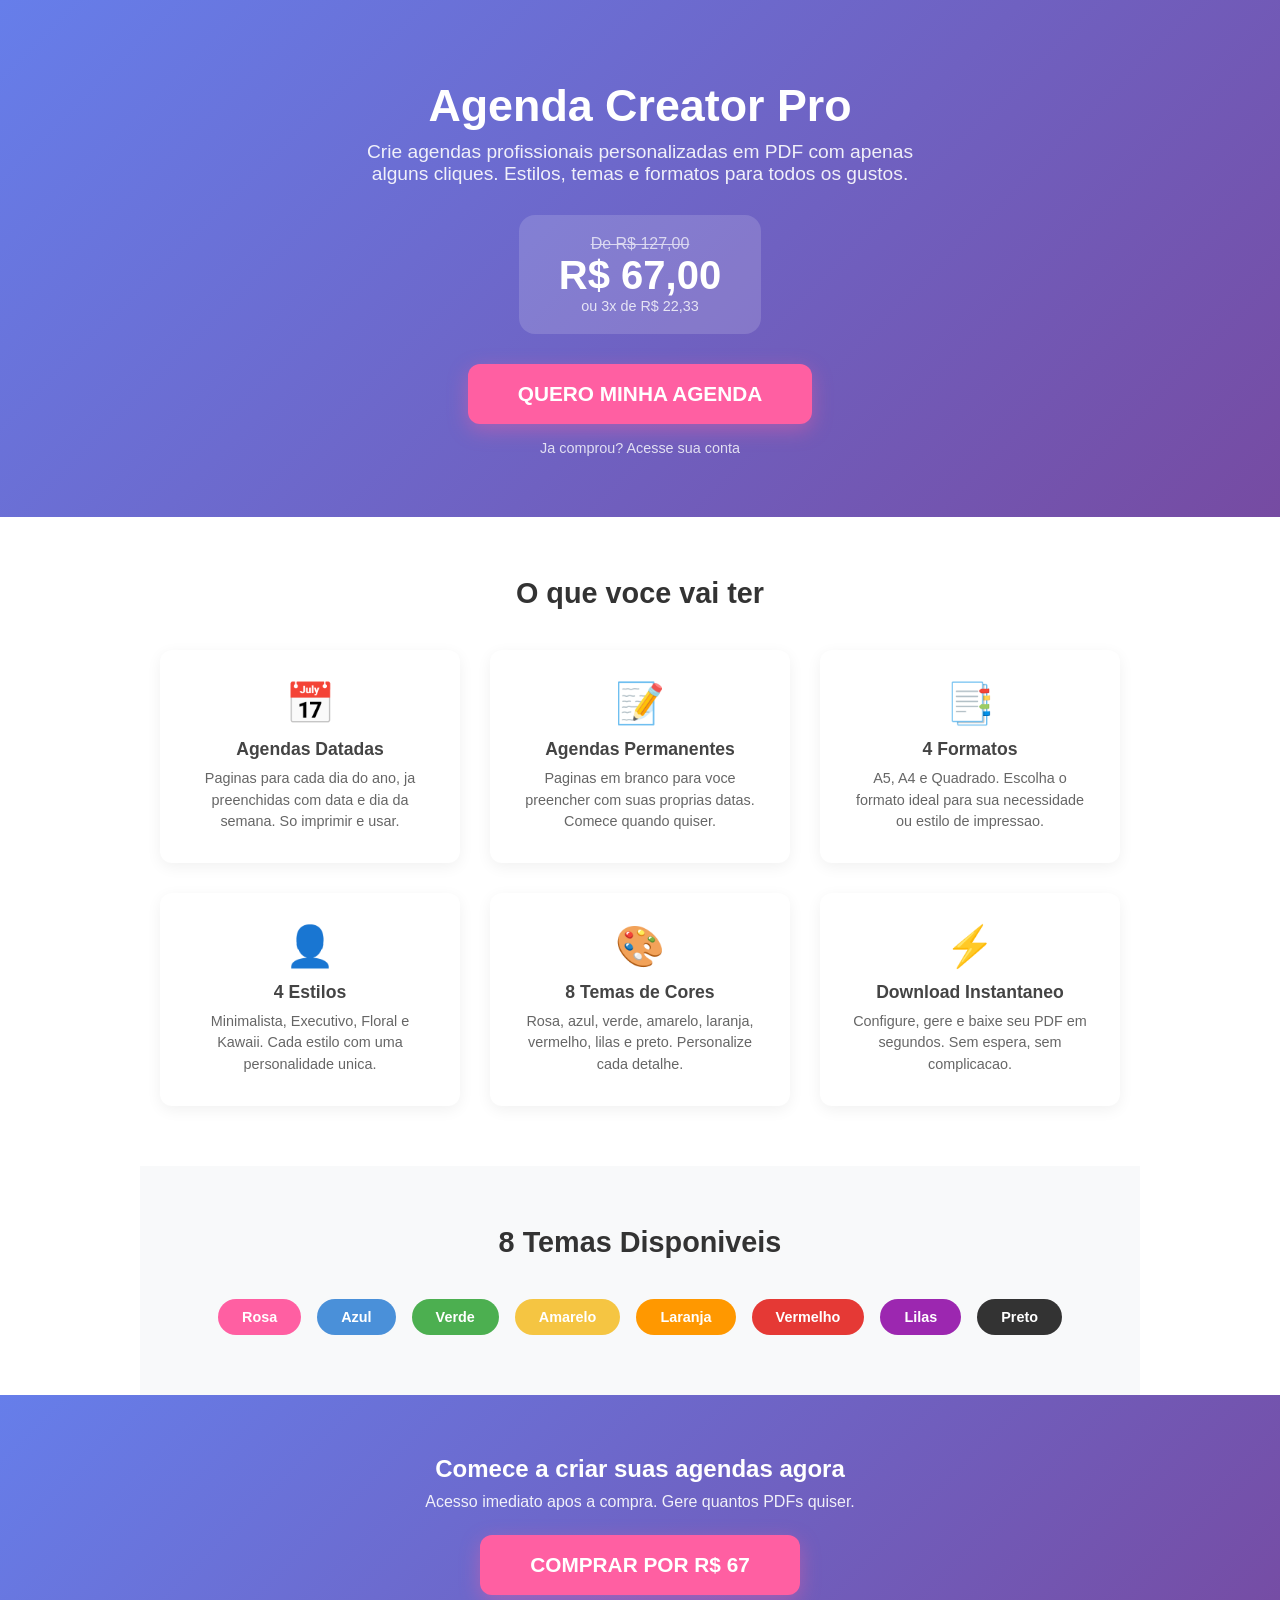
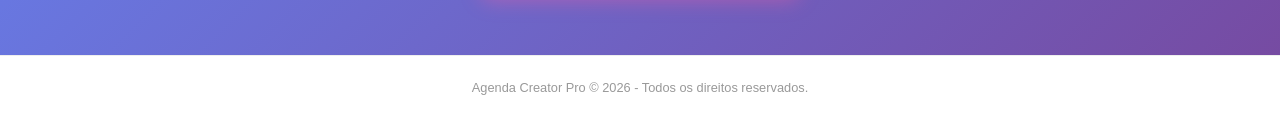
<file: templates/landing.html>
<!DOCTYPE html>
<html lang="pt-BR">
<head>
    <meta charset="UTF-8">
    <meta name="viewport" content="width=device-width, initial-scale=1.0">
    <title>Agenda Creator Pro - Gerador de Agendas Profissionais</title>
    <style>
        * { margin: 0; padding: 0; box-sizing: border-box; }
        body { font-family: 'Segoe UI', Tahoma, Geneva, Verdana, sans-serif; color: #333; }

        .hero {
            background: linear-gradient(135deg, #667eea 0%, #764ba2 100%);
            color: white;
            text-align: center;
            padding: 80px 20px 60px;
        }
        .hero h1 { font-size: 2.8rem; margin-bottom: 10px; }
        .hero .tagline { font-size: 1.2rem; opacity: 0.9; max-width: 600px; margin: 0 auto 30px; }
        .hero .price-box {
            display: inline-block;
            background: rgba(255,255,255,0.15);
            border-radius: 16px;
            padding: 20px 40px;
            margin-bottom: 30px;
        }
        .hero .price-box .old-price { font-size: 1rem; text-decoration: line-through; opacity: 0.7; }
        .hero .price-box .price { font-size: 2.5rem; font-weight: 800; }
        .hero .price-box .installment { font-size: 0.9rem; opacity: 0.8; }
        .btn-buy {
            display: inline-block;
            background: #FF5FA2;
            color: white;
            padding: 18px 50px;
            border-radius: 12px;
            font-size: 1.3rem;
            font-weight: 700;
            text-decoration: none;
            transition: transform 0.2s, box-shadow 0.2s;
            box-shadow: 0 6px 20px rgba(255,95,162,0.4);
        }
        .btn-buy:hover { transform: translateY(-2px); box-shadow: 0 8px 30px rgba(255,95,162,0.6); }
        .btn-login-top {
            display: inline-block;
            color: rgba(255,255,255,0.8);
            text-decoration: none;
            font-size: 0.9rem;
            margin-top: 16px;
            transition: color 0.2s;
        }
        .btn-login-top:hover { color: white; }

        .section { padding: 60px 20px; max-width: 1000px; margin: 0 auto; }
        .section h2 { text-align: center; font-size: 1.8rem; margin-bottom: 40px; color: #333; }

        .features {
            display: grid;
            grid-template-columns: repeat(auto-fit, minmax(280px, 1fr));
            gap: 30px;
        }
        .feature-card {
            background: white;
            border-radius: 12px;
            padding: 30px;
            box-shadow: 0 4px 15px rgba(0,0,0,0.06);
            text-align: center;
        }
        .feature-card .icon { font-size: 2.5rem; margin-bottom: 12px; }
        .feature-card h3 { font-size: 1.1rem; margin-bottom: 8px; color: #444; }
        .feature-card p { font-size: 0.9rem; color: #666; line-height: 1.5; }

        .themes-section { background: #f8f9fa; }
        .theme-grid {
            display: flex;
            flex-wrap: wrap;
            justify-content: center;
            gap: 16px;
        }
        .theme-chip {
            padding: 10px 24px;
            border-radius: 30px;
            font-weight: 600;
            font-size: 0.9rem;
            color: white;
        }

        .cta-bottom {
            background: linear-gradient(135deg, #667eea 0%, #764ba2 100%);
            color: white;
            text-align: center;
            padding: 60px 20px;
        }
        .cta-bottom h2 { color: white; margin-bottom: 10px; }
        .cta-bottom p { opacity: 0.9; margin-bottom: 24px; }

        .footer {
            text-align: center;
            padding: 24px;
            color: #999;
            font-size: 0.8rem;
            border-top: 1px solid #eee;
        }

        @media (max-width: 600px) {
            .hero h1 { font-size: 1.8rem; }
            .hero .price-box .price { font-size: 2rem; }
            .btn-buy { padding: 14px 36px; font-size: 1.1rem; }
        }
    </style>
</head>
<body>

    <div class="hero">
        <h1>Agenda Creator Pro</h1>
        <p class="tagline">Crie agendas profissionais personalizadas em PDF com apenas alguns cliques. Estilos, temas e formatos para todos os gustos.</p>
        <div class="price-box">
            <div class="old-price">De R$ 127,00</div>
            <div class="price">R$ 67,00</div>
            <div class="installment">ou 3x de R$ 22,33</div>
        </div>
        <br>
        <a href="https://pay.cakto.com.br/pmejvr6_1003042" class="btn-buy" target="_blank">QUERO MINHA AGENDA</a>
        <br>
        <a href="/login" class="btn-login-top">Ja comprou? Acesse sua conta</a>
    </div>

    <div class="section">
        <h2>O que voce vai ter</h2>
        <div class="features">
            <div class="feature-card">
                <div class="icon">&#128197;</div>
                <h3>Agendas Datadas</h3>
                <p>Paginas para cada dia do ano, ja preenchidas com data e dia da semana. So imprimir e usar.</p>
            </div>
            <div class="feature-card">
                <div class="icon">&#128221;</div>
                <h3>Agendas Permanentes</h3>
                <p>Paginas em branco para voce preencher com suas proprias datas. Comece quando quiser.</p>
            </div>
            <div class="feature-card">
                <div class="icon">&#128209;</div>
                <h3>4 Formatos</h3>
                <p>A5, A4 e Quadrado. Escolha o formato ideal para sua necessidade ou estilo de impressao.</p>
            </div>
            <div class="feature-card">
                <div class="icon">&#128100;</div>
                <h3>4 Estilos</h3>
                <p>Minimalista, Executivo, Floral e Kawaii. Cada estilo com uma personalidade unica.</p>
            </div>
            <div class="feature-card">
                <div class="icon">&#127912;</div>
                <h3>8 Temas de Cores</h3>
                <p>Rosa, azul, verde, amarelo, laranja, vermelho, lilas e preto. Personalize cada detalhe.</p>
            </div>
            <div class="feature-card">
                <div class="icon">&#9889;</div>
                <h3>Download Instantaneo</h3>
                <p>Configure, gere e baixe seu PDF em segundos. Sem espera, sem complicacao.</p>
            </div>
        </div>
    </div>

    <div class="section themes-section">
        <h2>8 Temas Disponiveis</h2>
        <div class="theme-grid">
            <span class="theme-chip" style="background:#FF5FA2;">Rosa</span>
            <span class="theme-chip" style="background:#4A90D9;">Azul</span>
            <span class="theme-chip" style="background:#4CAF50;">Verde</span>
            <span class="theme-chip" style="background:#F5C542;">Amarelo</span>
            <span class="theme-chip" style="background:#FF9800;">Laranja</span>
            <span class="theme-chip" style="background:#E53935;">Vermelho</span>
            <span class="theme-chip" style="background:#9C27B0;">Lilas</span>
            <span class="theme-chip" style="background:#333333;">Preto</span>
        </div>
    </div>

    <div class="cta-bottom">
        <h2>Comece a criar suas agendas agora</h2>
        <p>Acesso imediato apos a compra. Gere quantos PDFs quiser.</p>
        <a href="https://pay.cakto.com.br/pmejvr6_1003042" class="btn-buy" target="_blank">COMPRAR POR R$ 67</a>
    </div>

    <div class="footer">
        Agenda Creator Pro &copy; 2026 - Todos os direitos reservados.
    </div>

</body>
</html>
</file>
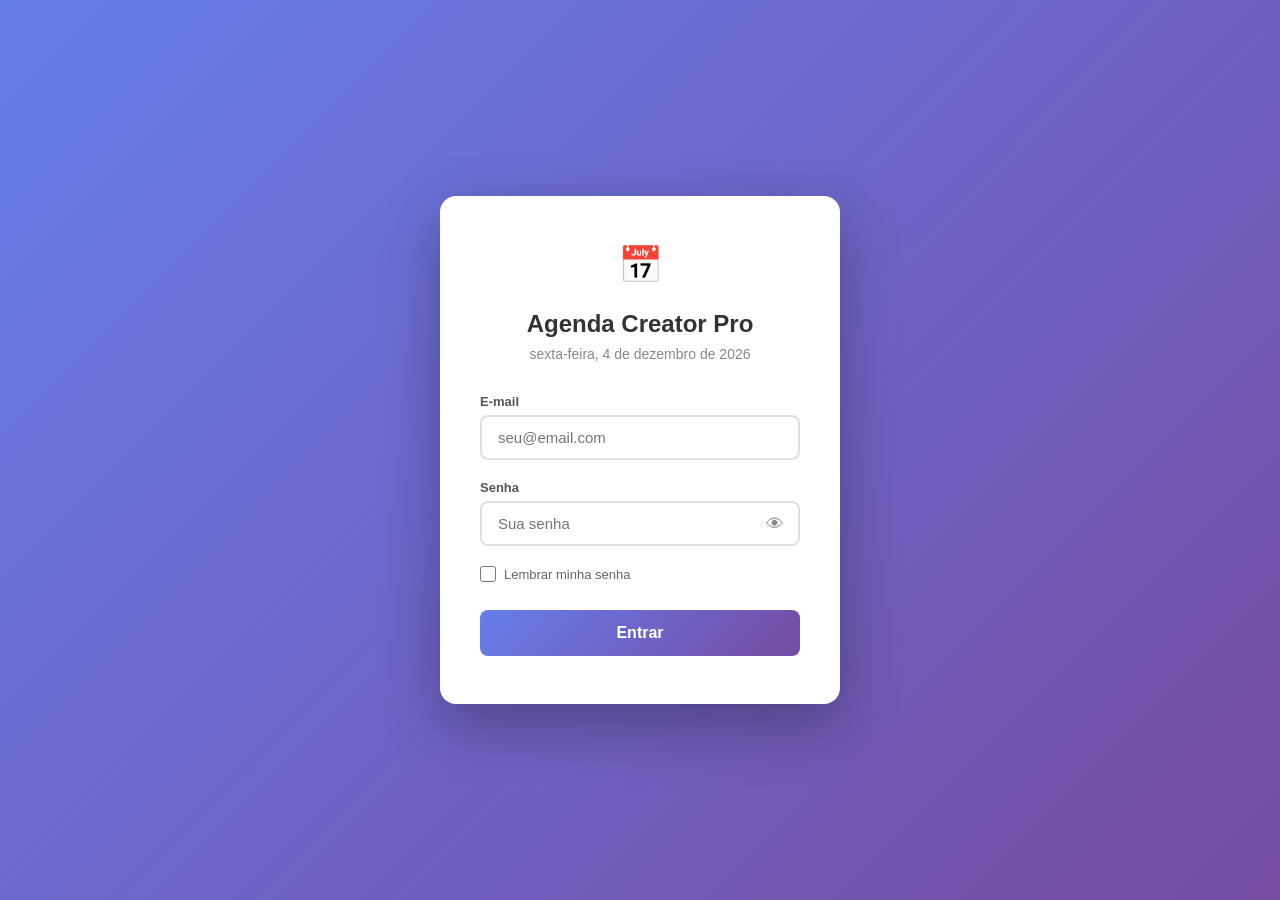
<file: templates/login.html>
<!DOCTYPE html>
<html lang="pt-BR">
<head>
    <meta charset="UTF-8">
    <meta name="viewport" content="width=device-width, initial-scale=1.0">
    <title>Agenda Creator Pro - Login</title>
    <style>
        * { margin: 0; padding: 0; box-sizing: border-box; }
        body {
            font-family: 'Segoe UI', Tahoma, Geneva, Verdana, sans-serif;
            background: linear-gradient(135deg, #667eea 0%, #764ba2 100%);
            min-height: 100vh;
            display: flex;
            align-items: center;
            justify-content: center;
        }
        .login-card {
            background: white;
            border-radius: 16px;
            box-shadow: 0 20px 60px rgba(0,0,0,0.3);
            padding: 48px 40px;
            width: 100%;
            max-width: 400px;
        }
        .login-card h1 {
            text-align: center;
            color: #333;
            font-size: 24px;
            margin-bottom: 8px;
        }
        .login-card .subtitle {
            text-align: center;
            color: #888;
            font-size: 14px;
            margin-bottom: 32px;
        }
        .form-group {
            margin-bottom: 20px;
        }
        .form-group label {
            display: block;
            color: #555;
            font-size: 13px;
            font-weight: 600;
            margin-bottom: 6px;
        }
        .form-group input {
            width: 100%;
            padding: 12px 16px;
            border: 2px solid #e0e0e0;
            border-radius: 8px;
            font-size: 15px;
            transition: border-color 0.2s;
            outline: none;
        }
        .form-group input:focus {
            border-color: #667eea;
        }
        .pwd-wrapper {
            position: relative;
        }
        .pwd-wrapper input {
            padding-right: 48px;
        }
        .pwd-toggle {
            position: absolute;
            right: 12px;
            top: 50%;
            transform: translateY(-50%);
            background: none;
            border: none;
            cursor: pointer;
            font-size: 18px;
            color: #888;
            padding: 4px;
            line-height: 1;
        }
        .pwd-toggle:hover { color: #555; }
        .remember-row {
            display: flex;
            align-items: center;
            gap: 8px;
            margin-bottom: 20px;
        }
        .remember-row input[type="checkbox"] {
            width: 16px;
            height: 16px;
            accent-color: #667eea;
            cursor: pointer;
        }
        .remember-row label {
            color: #666;
            font-size: 13px;
            cursor: pointer;
            margin-bottom: 0;
        }
        .btn-login {
            width: 100%;
            padding: 14px;
            background: linear-gradient(135deg, #667eea, #764ba2);
            color: white;
            border: none;
            border-radius: 8px;
            font-size: 16px;
            font-weight: 600;
            cursor: pointer;
            transition: opacity 0.2s;
            margin-top: 8px;
        }
        .btn-login:hover { opacity: 0.9; }
        .btn-login:disabled { opacity: 0.5; cursor: not-allowed; }
        .error-msg {
            background: #fee;
            color: #c33;
            padding: 10px 14px;
            border-radius: 8px;
            font-size: 13px;
            margin-bottom: 16px;
            display: none;
        }
        .error-msg.show { display: block; }
        .logo {
            text-align: center;
            margin-bottom: 24px;
            font-size: 36px;
        }
    </style>
</head>
<body>
    <div class="login-card">
        <div class="logo">&#128197;</div>
        <h1>Agenda Creator Pro</h1>
        <p class="subtitle" id="dateDisplay"></p>

        <div class="error-msg" id="errorMsg"></div>

        <form id="loginForm">
            <div class="form-group">
                <label>E-mail</label>
                <input type="email" id="email" name="email" required autocomplete="email" placeholder="seu@email.com">
            </div>
            <div class="form-group">
                <label>Senha</label>
                <div class="pwd-wrapper">
                    <input type="password" id="password" name="password" required autocomplete="current-password" placeholder="Sua senha">
                    <button type="button" class="pwd-toggle" id="pwdToggle" title="Mostrar senha">&#128065;</button>
                </div>
            </div>
            <div class="remember-row">
                <input type="checkbox" id="remember" name="remember">
                <label for="remember">Lembrar minha senha</label>
            </div>
            <button type="submit" class="btn-login" id="btnLogin">Entrar</button>
        </form>
    </div>

    <script>
        (function() {
            var meses = ['janeiro','fevereiro','marco','abril','maio','junho','julho','agosto','setembro','outubro','novembro','dezembro'];
            var dias = ['domingo','segunda-feira','terca-feira','quarta-feira','quinta-feira','sexta-feira','sabado'];
            var now = new Date();
            document.getElementById('dateDisplay').textContent = dias[now.getDay()] + ', ' + now.getDate() + ' de ' + meses[now.getMonth()] + ' de ' + now.getFullYear();

            var saved = localStorage.getItem('agc_login');
            if (saved) {
                try {
                    var d = JSON.parse(saved);
                    document.getElementById('email').value = d.email || '';
                    document.getElementById('password').value = d.password || '';
                    document.getElementById('remember').checked = true;
                } catch(e) {}
            }
        })();

        document.getElementById('pwdToggle').addEventListener('click', function() {
            var inp = document.getElementById('password');
            if (inp.type === 'password') {
                inp.type = 'text';
                this.innerHTML = '&#128064;';
            } else {
                inp.type = 'password';
                this.innerHTML = '&#128065;';
            }
        });

        document.getElementById('loginForm').addEventListener('submit', async function(e) {
            e.preventDefault();
            var btn = document.getElementById('btnLogin');
            var errorMsg = document.getElementById('errorMsg');
            btn.disabled = true;
            btn.textContent = 'Entrando...';
            errorMsg.classList.remove('show');

            var email = document.getElementById('email').value;
            var password = document.getElementById('password').value;

            if (document.getElementById('remember').checked) {
                localStorage.setItem('agc_login', JSON.stringify({email: email, password: password}));
            } else {
                localStorage.removeItem('agc_login');
            }

            try {
                var resp = await fetch('/login', {
                    method: 'POST',
                    headers: {'Content-Type': 'application/json'},
                    body: JSON.stringify({ email: email, password: password })
                });
                var data = await resp.json();
                if (data.success) {
                    window.location.href = '/';
                } else {
                    errorMsg.textContent = data.message || 'E-mail ou senha incorretos';
                    errorMsg.classList.add('show');
                }
            } catch(err) {
                errorMsg.textContent = 'Erro de conexao. Tente novamente.';
                errorMsg.classList.add('show');
            }
            btn.disabled = false;
            btn.textContent = 'Entrar';
        });
    </script>
</body>
</html>
</file>
